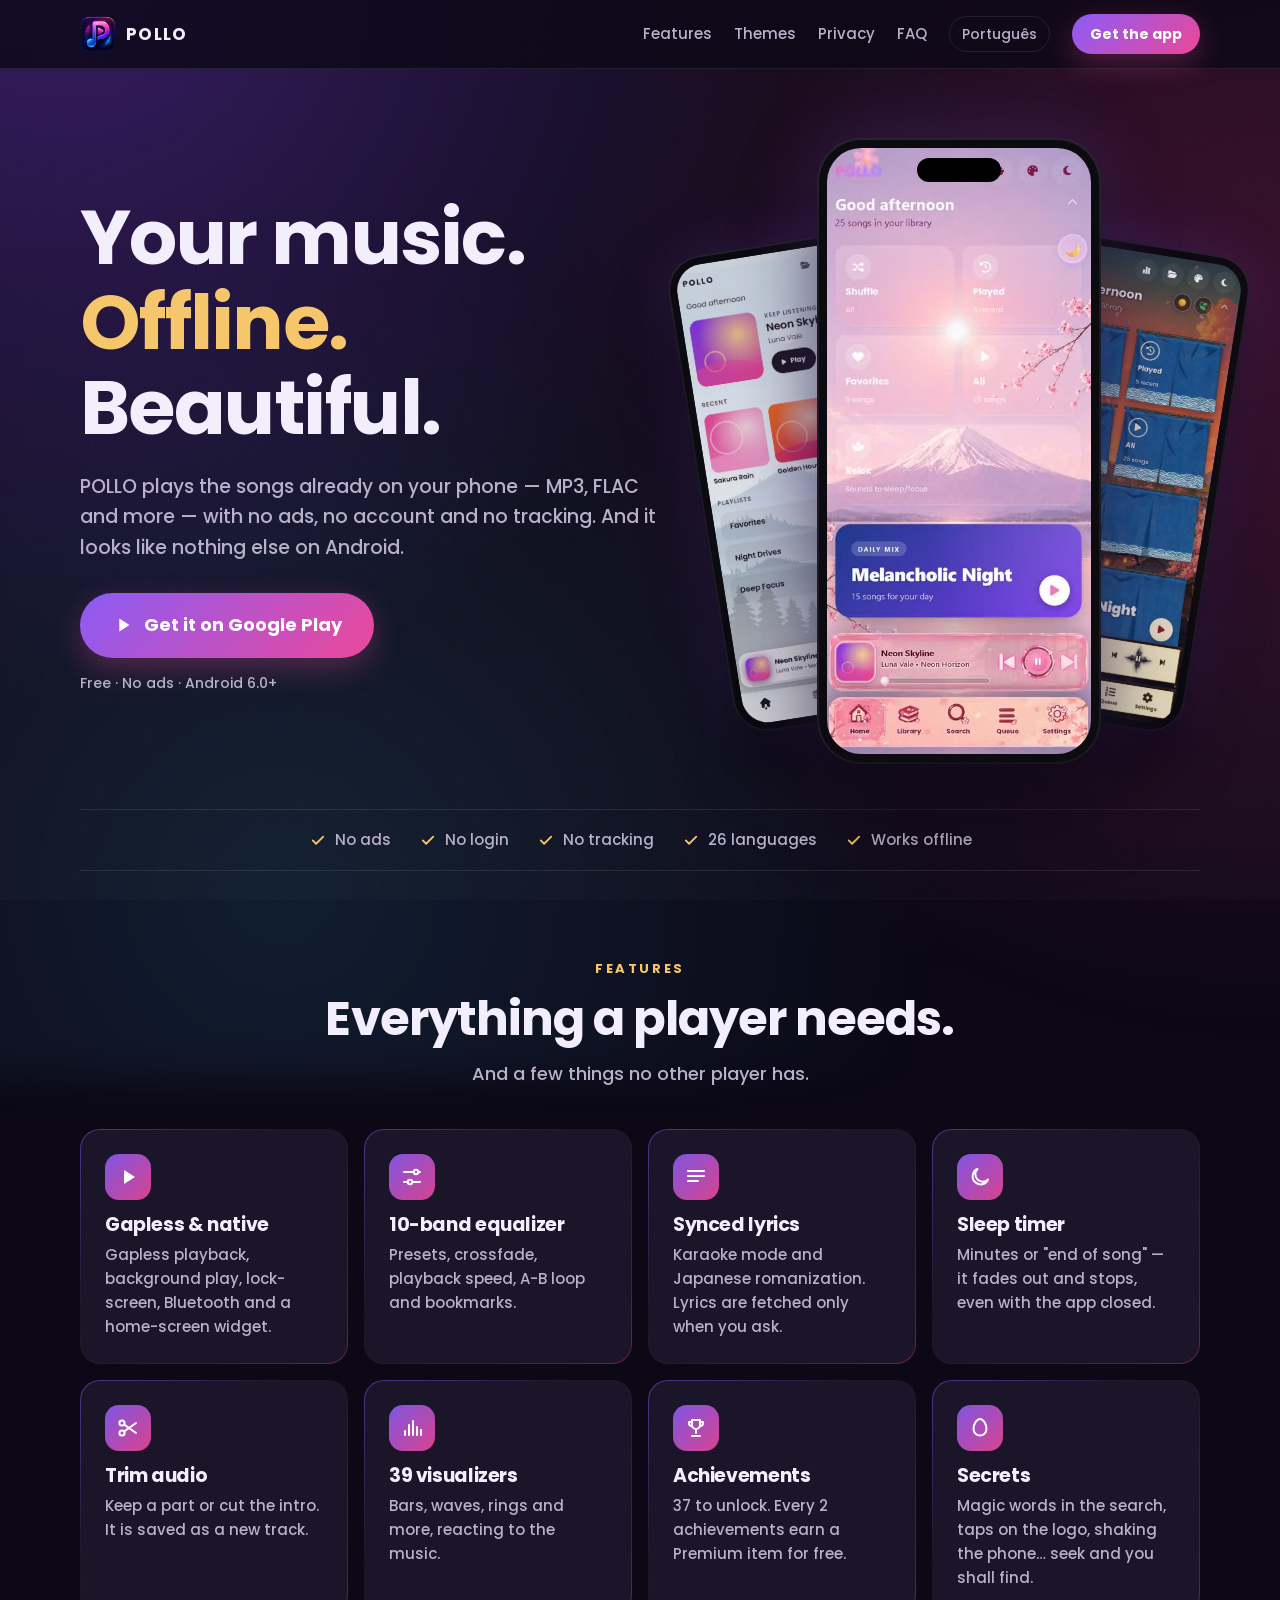
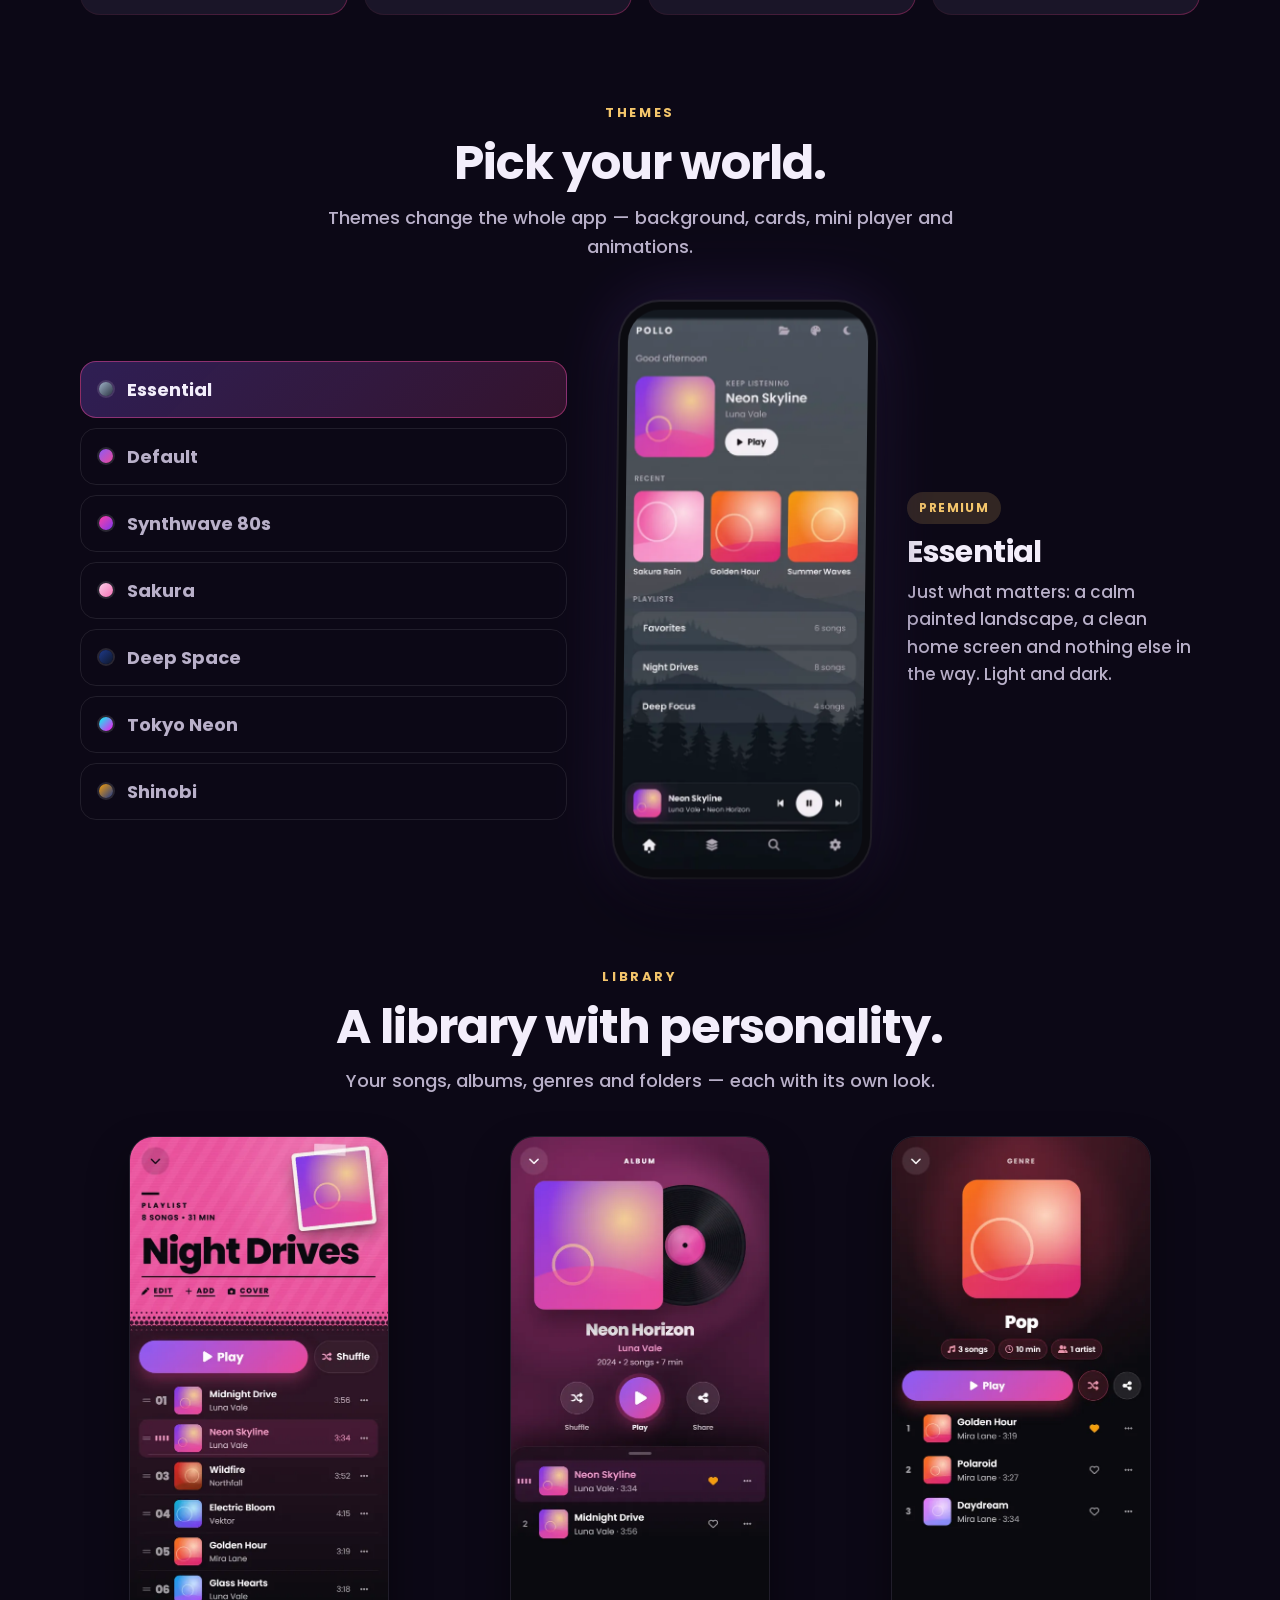
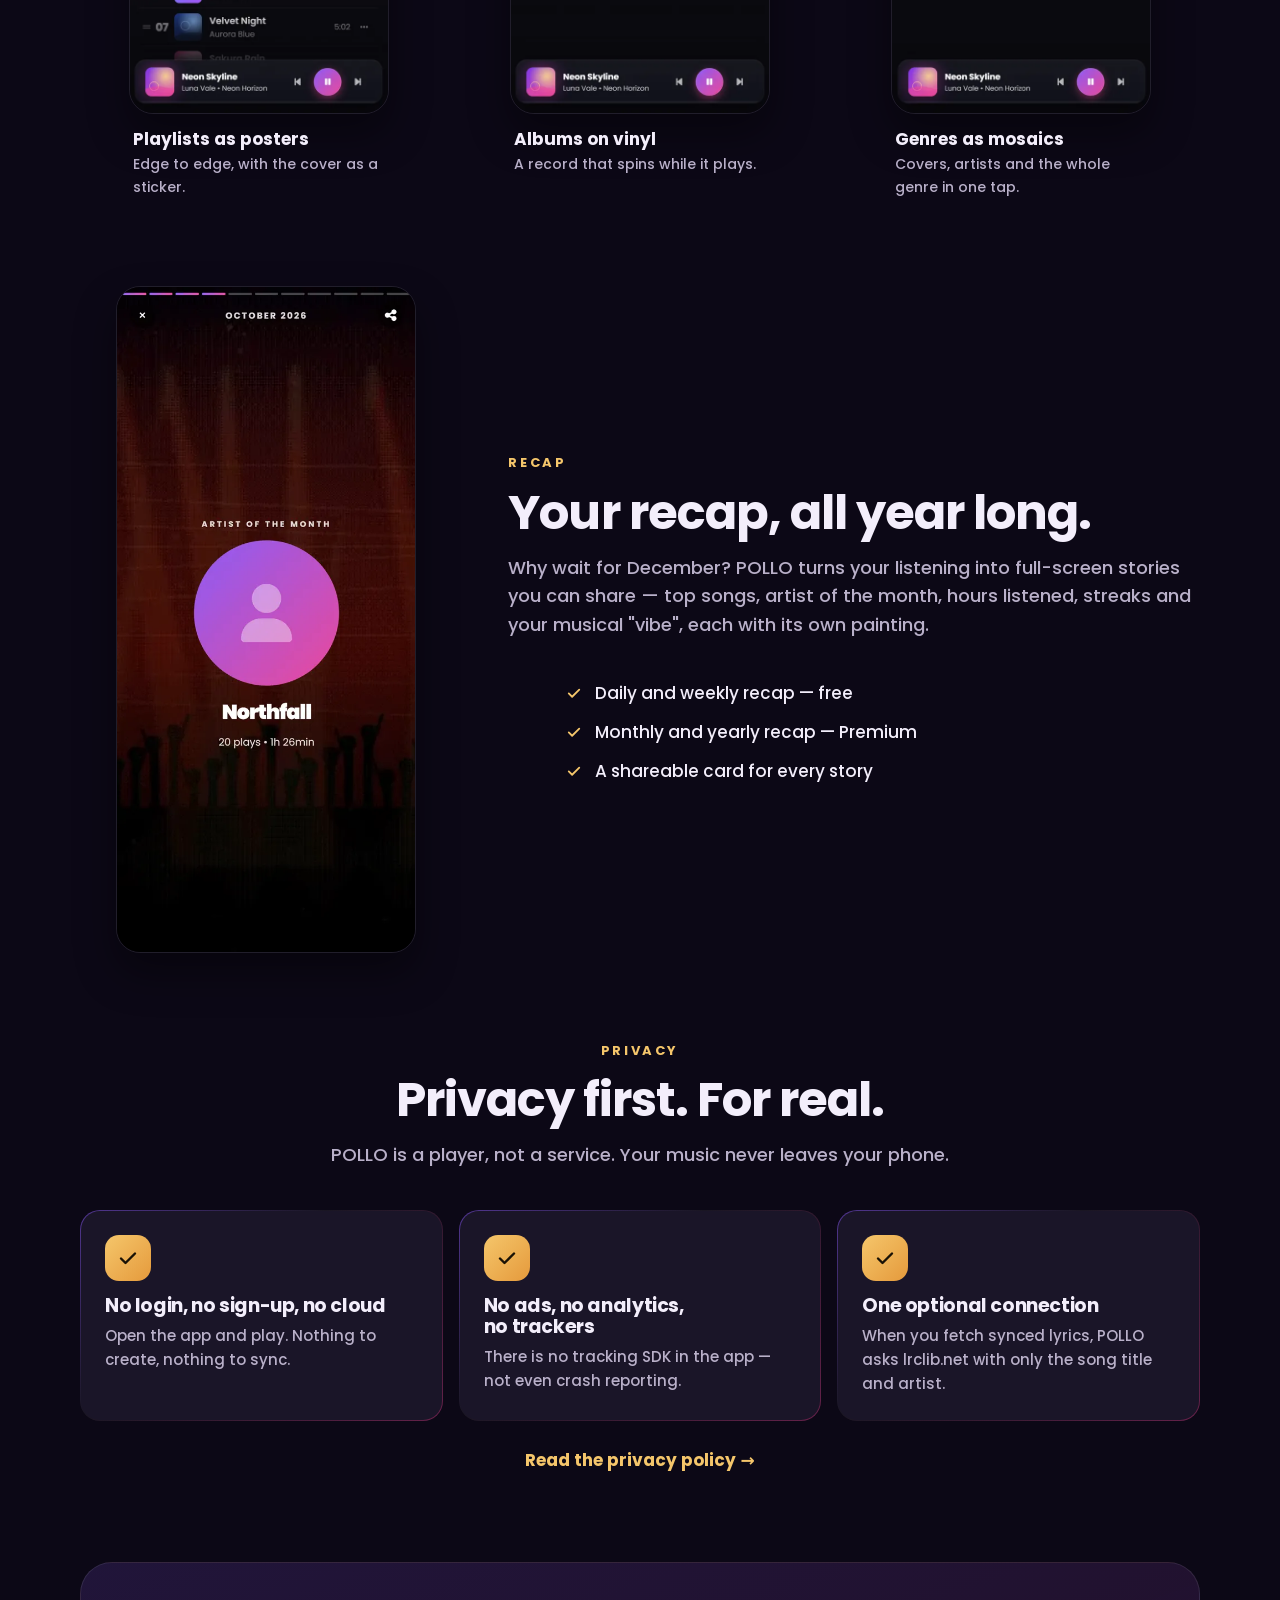
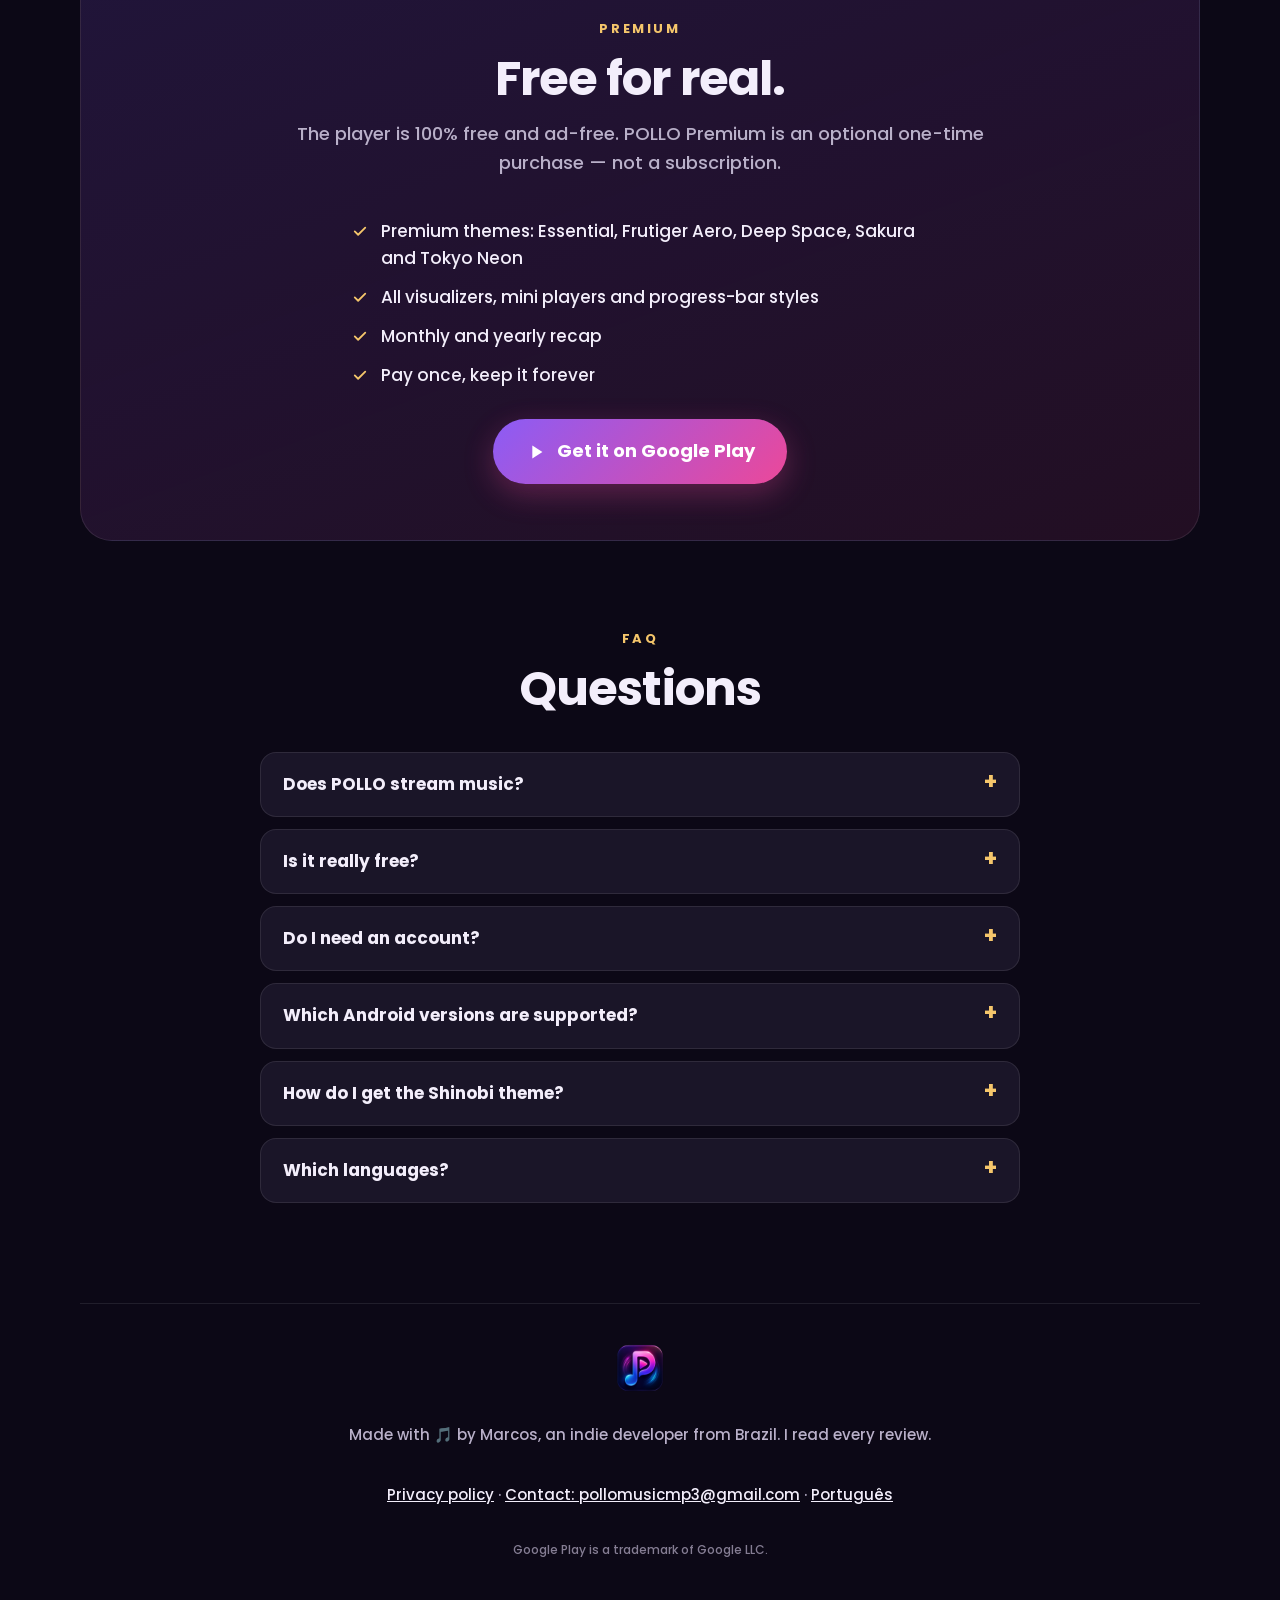
<file: index.html>
<!doctype html>
<html lang="en">
<head>
<meta charset="utf-8">
<meta name="viewport" content="width=device-width, initial-scale=1, viewport-fit=cover">
<title>POLLO — Offline Music Player for Android</title>
<meta name="description" content="POLLO plays the music already on your phone — 100% offline, no ads, no account, no tracking. Themes, visualizers, a music recap and 26 languages.">
<meta property="og:title" content="POLLO — Offline Music Player for Android">
<meta property="og:description" content="POLLO plays the music already on your phone — 100% offline, no ads, no account, no tracking. Themes, visualizers, a music recap and 26 languages.">
<meta property="og:image" content="https://plmarcos.github.io/pollo/assets/img/og.jpg">
<meta property="og:url" content="https://plmarcos.github.io/pollo/">
<link rel="canonical" href="https://plmarcos.github.io/pollo/">
<meta property="og:type" content="website">
<meta name="twitter:card" content="summary_large_image">
<meta name="theme-color" content="#0c0816">
<link rel="icon" type="image/png" href="assets/img/favicon.png">
<link rel="alternate" hreflang="en" href="./">
<link rel="alternate" hreflang="pt-BR" href="pt/">
<link rel="preload" href="assets/fonts/Poppins-Bold.ttf" as="font" type="font/ttf" crossorigin>
<link rel="stylesheet" href="assets/site.css">
</head>
<body>
<header class="topo">
  <a class="marca" href="./"><img src="assets/img/icon.png" alt="" width="36" height="36"><span>POLLO</span></a>
  <nav aria-label="Menu">
    <a href="#features">Features</a><a href="#themes">Themes</a><a href="#privacy">Privacy</a><a href="#faq">FAQ</a>
  </nav>
  <a class="idioma" href="pt/" hreflang="pt-BR">Português</a>
  <a class="bt bt-p bt-peq" href="https://play.google.com/store/apps/details?id=com.sonora.player&hl=en">Get the app</a>
</header>

<main>
<section class="hero">
  <div class="hero-tx">
    <h1>Your music.<br><em>Offline.</em> Beautiful.</h1>
    <p class="sub">POLLO plays the songs already on your phone — MP3, FLAC and more — with no ads, no account and no tracking. And it looks like nothing else on Android.</p>
    <div class="ctas"><a class="bt bt-p bt-grande" href="https://play.google.com/store/apps/details?id=com.sonora.player&hl=en"><svg viewBox="0 0 24 24" width="22" height="22" aria-hidden="true"><path d="M8 5v14l11-7z" fill="currentColor"/></svg><span>Get it on Google Play</span></a></div>
    <p class="nota">Free · No ads · Android 6.0+</p>
  </div>
  <div class="leque" aria-hidden="true">
    <div class="cel cel-lado cel-esq"><img src="assets/img/essencial-claro.webp" alt="" width="270" height="600"></div>
    <div class="cel cel-lado cel-dir"><img src="assets/img/shinobi.webp" alt="" width="270" height="600"></div>
    <div class="cel cel-meio"><div class="ilha"></div><video src="assets/img/temas.mp4" poster="assets/img/temas-poster.jpg" autoplay muted loop playsinline></video></div>
    <div class="brilho"></div>
  </div>
</section>

<ul class="faixa"><li><svg viewBox="0 0 24 24" width="18" height="18" aria-hidden="true"><path d="M5 12.5l4.5 4.5L19 7.5" fill="none" stroke="currentColor" stroke-width="2.4" stroke-linecap="round" stroke-linejoin="round"/></svg>No ads</li><li><svg viewBox="0 0 24 24" width="18" height="18" aria-hidden="true"><path d="M5 12.5l4.5 4.5L19 7.5" fill="none" stroke="currentColor" stroke-width="2.4" stroke-linecap="round" stroke-linejoin="round"/></svg>No login</li><li><svg viewBox="0 0 24 24" width="18" height="18" aria-hidden="true"><path d="M5 12.5l4.5 4.5L19 7.5" fill="none" stroke="currentColor" stroke-width="2.4" stroke-linecap="round" stroke-linejoin="round"/></svg>No tracking</li><li><svg viewBox="0 0 24 24" width="18" height="18" aria-hidden="true"><path d="M5 12.5l4.5 4.5L19 7.5" fill="none" stroke="currentColor" stroke-width="2.4" stroke-linecap="round" stroke-linejoin="round"/></svg>26 languages</li><li><svg viewBox="0 0 24 24" width="18" height="18" aria-hidden="true"><path d="M5 12.5l4.5 4.5L19 7.5" fill="none" stroke="currentColor" stroke-width="2.4" stroke-linecap="round" stroke-linejoin="round"/></svg>Works offline</li></ul>

<section id="features" class="bloco revela">
  <p class="olho">Features</p><h2>Everything a player needs.</h2><p class="lead">And a few things no other player has.</p>
  <div class="grade"><article class="card"><div class="ic"><svg viewBox="0 0 24 24" width="24" height="24" aria-hidden="true"><path d="M8 5v14l11-7z" fill="currentColor"/></svg></div><h3>Gapless &amp; native</h3><p>Gapless playback, background play, lock-screen, Bluetooth and a home-screen widget.</p></article><article class="card"><div class="ic"><svg viewBox="0 0 24 24" width="24" height="24" aria-hidden="true"><path d="M4 7h10M18 7h2M4 17h4M12 17h8" stroke="currentColor" stroke-width="2" stroke-linecap="round"/><circle cx="16" cy="7" r="2.2" fill="none" stroke="currentColor" stroke-width="2"/><circle cx="10" cy="17" r="2.2" fill="none" stroke="currentColor" stroke-width="2"/></svg></div><h3>10-band equalizer</h3><p>Presets, crossfade, playback speed, A-B loop and bookmarks.</p></article><article class="card"><div class="ic"><svg viewBox="0 0 24 24" width="24" height="24" aria-hidden="true"><path d="M4 6h16M4 11h16M4 16h10" stroke="currentColor" stroke-width="2" stroke-linecap="round"/></svg></div><h3>Synced lyrics</h3><p>Karaoke mode and Japanese romanization. Lyrics are fetched only when you ask.</p></article><article class="card"><div class="ic"><svg viewBox="0 0 24 24" width="24" height="24" aria-hidden="true"><path d="M20 14.5A8 8 0 1 1 9.5 4a6.5 6.5 0 0 0 10.5 10.5z" fill="none" stroke="currentColor" stroke-width="2" stroke-linejoin="round"/></svg></div><h3>Sleep timer</h3><p>Minutes or &quot;end of song&quot; — it fades out and stops, even with the app closed.</p></article><article class="card"><div class="ic"><svg viewBox="0 0 24 24" width="24" height="24" aria-hidden="true"><circle cx="6" cy="7" r="2.6" fill="none" stroke="currentColor" stroke-width="2"/><circle cx="6" cy="17" r="2.6" fill="none" stroke="currentColor" stroke-width="2"/><path d="M8.2 8.6 20 17M8.2 15.4 20 7" stroke="currentColor" stroke-width="2" stroke-linecap="round"/></svg></div><h3>Trim audio</h3><p>Keep a part or cut the intro. It is saved as a new track.</p></article><article class="card"><div class="ic"><svg viewBox="0 0 24 24" width="24" height="24" aria-hidden="true"><path d="M5 15v4M9 9v10M13 5v14M17 11v8M21 14v5" stroke="currentColor" stroke-width="2" stroke-linecap="round"/></svg></div><h3>39 visualizers</h3><p>Bars, waves, rings and more, reacting to the music.</p></article><article class="card"><div class="ic"><svg viewBox="0 0 24 24" width="24" height="24" aria-hidden="true"><path d="M8 4h8v5a4 4 0 0 1-8 0zM8 6H5a3 3 0 0 0 3 4M16 6h3a3 3 0 0 1-3 4M12 13v4M8 20h8" fill="none" stroke="currentColor" stroke-width="2" stroke-linecap="round" stroke-linejoin="round"/></svg></div><h3>Achievements</h3><p>37 to unlock. Every 2 achievements earn a Premium item for free.</p></article><article class="card"><div class="ic"><svg viewBox="0 0 24 24" width="24" height="24" aria-hidden="true"><path d="M12 3c3.5 0 6.5 5.5 6.5 10a6.5 6.5 0 0 1-13 0C5.5 8.5 8.5 3 12 3z" fill="none" stroke="currentColor" stroke-width="2"/></svg></div><h3>Secrets</h3><p>Magic words in the search, taps on the logo, shaking the phone… seek and you shall find.</p></article></div>
</section>

<section id="themes" class="bloco revela">
  <p class="olho">Themes</p><h2>Pick your world.</h2><p class="lead">Themes change the whole app — background, cards, mini player and animations.</p>
  <div class="temas">
    <div class="temas-lista" role="tablist" aria-label="Themes"><button type="button" role="tab" class="tema-bt on" aria-selected="true" data-img="assets/img/essencial-escuro.webp" data-nome="Essential" data-selo="premium" data-selotx="Premium" data-desc="Just what matters: a calm painted landscape, a clean home screen and nothing else in the way. Light and dark."><span class="pt-cor pc-essencial-escuro"></span>Essential</button><button type="button" role="tab" class="tema-bt" aria-selected="false" data-img="assets/img/home-en.webp" data-nome="Default" data-selo="free" data-selotx="Free" data-desc="The original POLLO: colorful cards, daily mix and an animated aurora background."><span class="pt-cor pc-home-en"></span>Default</button><button type="button" role="tab" class="tema-bt" aria-selected="false" data-img="assets/img/synthwave.webp" data-nome="Synthwave 80s" data-selo="free" data-selotx="Free" data-desc="A neon sun, a glowing grid and the whole app in retro pink and purple."><span class="pt-cor pc-synthwave"></span>Synthwave 80s</button><button type="button" role="tab" class="tema-bt" aria-selected="false" data-img="assets/img/sakura.webp" data-nome="Sakura" data-selo="premium" data-selotx="Premium" data-desc="Cherry blossoms, Mount Fuji and petals falling across your library."><span class="pt-cor pc-sakura"></span>Sakura</button><button type="button" role="tab" class="tema-bt" aria-selected="false" data-img="assets/img/space.webp" data-nome="Deep Space" data-selo="premium" data-selotx="Premium" data-desc="Nebulas, planets and a hidden jump to hyperspace."><span class="pt-cor pc-space"></span>Deep Space</button><button type="button" role="tab" class="tema-bt" aria-selected="false" data-img="assets/img/tokyo.webp" data-nome="Tokyo Neon" data-selo="premium" data-selotx="Premium" data-desc="A rainy neon alley with glowing signs and reflections."><span class="pt-cor pc-tokyo"></span>Tokyo Neon</button><button type="button" role="tab" class="tema-bt" aria-selected="false" data-img="assets/img/shinobi.webp" data-nome="Shinobi" data-selo="earn" data-selotx="Earn it" data-desc="The trophy: unlock all regular achievements and ninjas move into your home screen."><span class="pt-cor pc-shinobi"></span>Shinobi</button></div>
    <div class="temas-palco">
      <div class="cel cel-tema"><img id="temaImg" src="assets/img/essencial-escuro.webp" alt="Essential" width="270" height="600"></div>
      <div class="temas-info" aria-live="polite"><span id="temaSelo" class="selo selo-premium">Premium</span><h3 id="temaNome">Essential</h3><p id="temaDesc">Just what matters: a calm painted landscape, a clean home screen and nothing else in the way. Light and dark.</p></div>
    </div>
  </div>
</section>

<section class="bloco revela">
  <p class="olho">Library</p><h2>A library with personality.</h2><p class="lead">Your songs, albums, genres and folders — each with its own look.</p>
  <div class="tres"><figure class="tela"><img src="assets/img/poster-en.webp" alt="Playlists as posters" loading="lazy" width="270" height="600"><figcaption><b>Playlists as posters</b><span>Edge to edge, with the cover as a sticker.</span></figcaption></figure><figure class="tela"><img src="assets/img/vinyl-en.webp" alt="Albums on vinyl" loading="lazy" width="270" height="600"><figcaption><b>Albums on vinyl</b><span>A record that spins while it plays.</span></figcaption></figure><figure class="tela"><img src="assets/img/mosaic-en.webp" alt="Genres as mosaics" loading="lazy" width="270" height="600"><figcaption><b>Genres as mosaics</b><span>Covers, artists and the whole genre in one tap.</span></figcaption></figure></div>
</section>

<section class="bloco duas revela">
  <figure class="tela grande"><img src="assets/img/recap-en.webp" alt="" loading="lazy" width="270" height="600"></figure>
  <div><p class="olho">Recap</p><h2>Your recap, all year long.</h2><p class="lead">Why wait for December? POLLO turns your listening into full-screen stories you can share — top songs, artist of the month, hours listened, streaks and your musical "vibe", each with its own painting.</p><ul class="lista"><li><svg viewBox="0 0 24 24" width="18" height="18" aria-hidden="true"><path d="M5 12.5l4.5 4.5L19 7.5" fill="none" stroke="currentColor" stroke-width="2.4" stroke-linecap="round" stroke-linejoin="round"/></svg>Daily and weekly recap — free</li><li><svg viewBox="0 0 24 24" width="18" height="18" aria-hidden="true"><path d="M5 12.5l4.5 4.5L19 7.5" fill="none" stroke="currentColor" stroke-width="2.4" stroke-linecap="round" stroke-linejoin="round"/></svg>Monthly and yearly recap — Premium</li><li><svg viewBox="0 0 24 24" width="18" height="18" aria-hidden="true"><path d="M5 12.5l4.5 4.5L19 7.5" fill="none" stroke="currentColor" stroke-width="2.4" stroke-linecap="round" stroke-linejoin="round"/></svg>A shareable card for every story</li></ul></div>
</section>

<section id="privacy" class="bloco priv revela">
  <p class="olho">Privacy</p><h2>Privacy first. For real.</h2><p class="lead">POLLO is a player, not a service. Your music never leaves your phone.</p>
  <div class="grade tres-col"><article class="card"><div class="ic ic-ouro"><svg viewBox="0 0 24 24" width="24" height="24" aria-hidden="true"><path d="M5 12.5l4.5 4.5L19 7.5" fill="none" stroke="currentColor" stroke-width="2.4" stroke-linecap="round" stroke-linejoin="round"/></svg></div><h3>No login, no sign-up, no cloud</h3><p>Open the app and play. Nothing to create, nothing to sync.</p></article><article class="card"><div class="ic ic-ouro"><svg viewBox="0 0 24 24" width="24" height="24" aria-hidden="true"><path d="M5 12.5l4.5 4.5L19 7.5" fill="none" stroke="currentColor" stroke-width="2.4" stroke-linecap="round" stroke-linejoin="round"/></svg></div><h3>No ads, no analytics, no trackers</h3><p>There is no tracking SDK in the app — not even crash reporting.</p></article><article class="card"><div class="ic ic-ouro"><svg viewBox="0 0 24 24" width="24" height="24" aria-hidden="true"><path d="M5 12.5l4.5 4.5L19 7.5" fill="none" stroke="currentColor" stroke-width="2.4" stroke-linecap="round" stroke-linejoin="round"/></svg></div><h3>One optional connection</h3><p>When you fetch synced lyrics, POLLO asks lrclib.net with only the song title and artist.</p></article></div>
  <p class="centro"><a class="link" href="https://pollomusicmp3-hue.github.io/pollo-privacy/">Read the privacy policy →</a></p>
</section>

<section class="bloco premium revela">
  <p class="olho">Premium</p><h2>Free for real.</h2><p class="lead">The player is 100% free and ad-free. POLLO Premium is an optional one-time purchase — not a subscription.</p>
  <ul class="lista"><li><svg viewBox="0 0 24 24" width="18" height="18" aria-hidden="true"><path d="M5 12.5l4.5 4.5L19 7.5" fill="none" stroke="currentColor" stroke-width="2.4" stroke-linecap="round" stroke-linejoin="round"/></svg>Premium themes: Essential, Frutiger Aero, Deep Space, Sakura and Tokyo Neon</li><li><svg viewBox="0 0 24 24" width="18" height="18" aria-hidden="true"><path d="M5 12.5l4.5 4.5L19 7.5" fill="none" stroke="currentColor" stroke-width="2.4" stroke-linecap="round" stroke-linejoin="round"/></svg>All visualizers, mini players and progress-bar styles</li><li><svg viewBox="0 0 24 24" width="18" height="18" aria-hidden="true"><path d="M5 12.5l4.5 4.5L19 7.5" fill="none" stroke="currentColor" stroke-width="2.4" stroke-linecap="round" stroke-linejoin="round"/></svg>Monthly and yearly recap</li><li><svg viewBox="0 0 24 24" width="18" height="18" aria-hidden="true"><path d="M5 12.5l4.5 4.5L19 7.5" fill="none" stroke="currentColor" stroke-width="2.4" stroke-linecap="round" stroke-linejoin="round"/></svg>Pay once, keep it forever</li></ul>
  <div class="ctas centro"><a class="bt bt-p bt-grande" href="https://play.google.com/store/apps/details?id=com.sonora.player&hl=en"><svg viewBox="0 0 24 24" width="22" height="22" aria-hidden="true"><path d="M8 5v14l11-7z" fill="currentColor"/></svg><span>Get it on Google Play</span></a></div>
</section>

<section id="faq" class="bloco revela">
  <p class="olho">FAQ</p><h2>Questions</h2>
  <div class="faq"><details><summary>Does POLLO stream music?</summary><p>No. POLLO plays the music files already on your phone (MP3, FLAC, WAV, M4A, AAC, OGG, OPUS, WMA). It does not stream or download music.</p></details><details><summary>Is it really free?</summary><p>Yes. Everything a player needs is free and there are no ads. Premium is an optional one-time purchase for extra looks and the monthly and yearly recap.</p></details><details><summary>Do I need an account?</summary><p>No. There is no login, no sign-up and no cloud. Your library, playlists and favorites stay on your phone.</p></details><details><summary>Which Android versions are supported?</summary><p>Android 6.0 or higher.</p></details><details><summary>How do I get the Shinobi theme?</summary><p>Unlock all the regular achievements — Shinobi is the trophy. It is not part of Premium.</p></details><details><summary>Which languages?</summary><p>26 — English, Portuguese, Spanish, French, German, Italian, Dutch, Polish, Romanian, Russian, Ukrainian, Greek, Turkish, Hindi, Bengali, Tamil, Telugu, Indonesian, Malay, Filipino, Vietnamese, Thai, Japanese, Korean and Chinese (Simplified and Traditional).</p></details></div>
</section>
</main>

<footer class="rodape">
  <img src="assets/img/icon.png" alt="" width="48" height="48">
  <p>Made with 🎵 by Marcos, an indie developer from Brazil. I read every review.</p>
  <p class="links"><a href="https://pollomusicmp3-hue.github.io/pollo-privacy/">Privacy policy</a> · <a href="mailto:pollomusicmp3@gmail.com">Contact: pollomusicmp3@gmail.com</a> · <a href="pt/">Português</a></p>
  <p class="mini">Google Play is a trademark of Google LLC.</p>
</footer>

<div class="barra-fixa"><img src="assets/img/icon.png" alt="" width="36" height="36"><span><b>POLLO</b><small>Free on Google Play</small></span><a class="bt bt-p bt-peq" href="https://play.google.com/store/apps/details?id=com.sonora.player&hl=en">Get the app</a></div>
<img class="galinha-voa" src="assets/img/galinha.png" alt="" aria-hidden="true">
<script src="assets/site.js" defer></script>
</body>
</html>
</file>
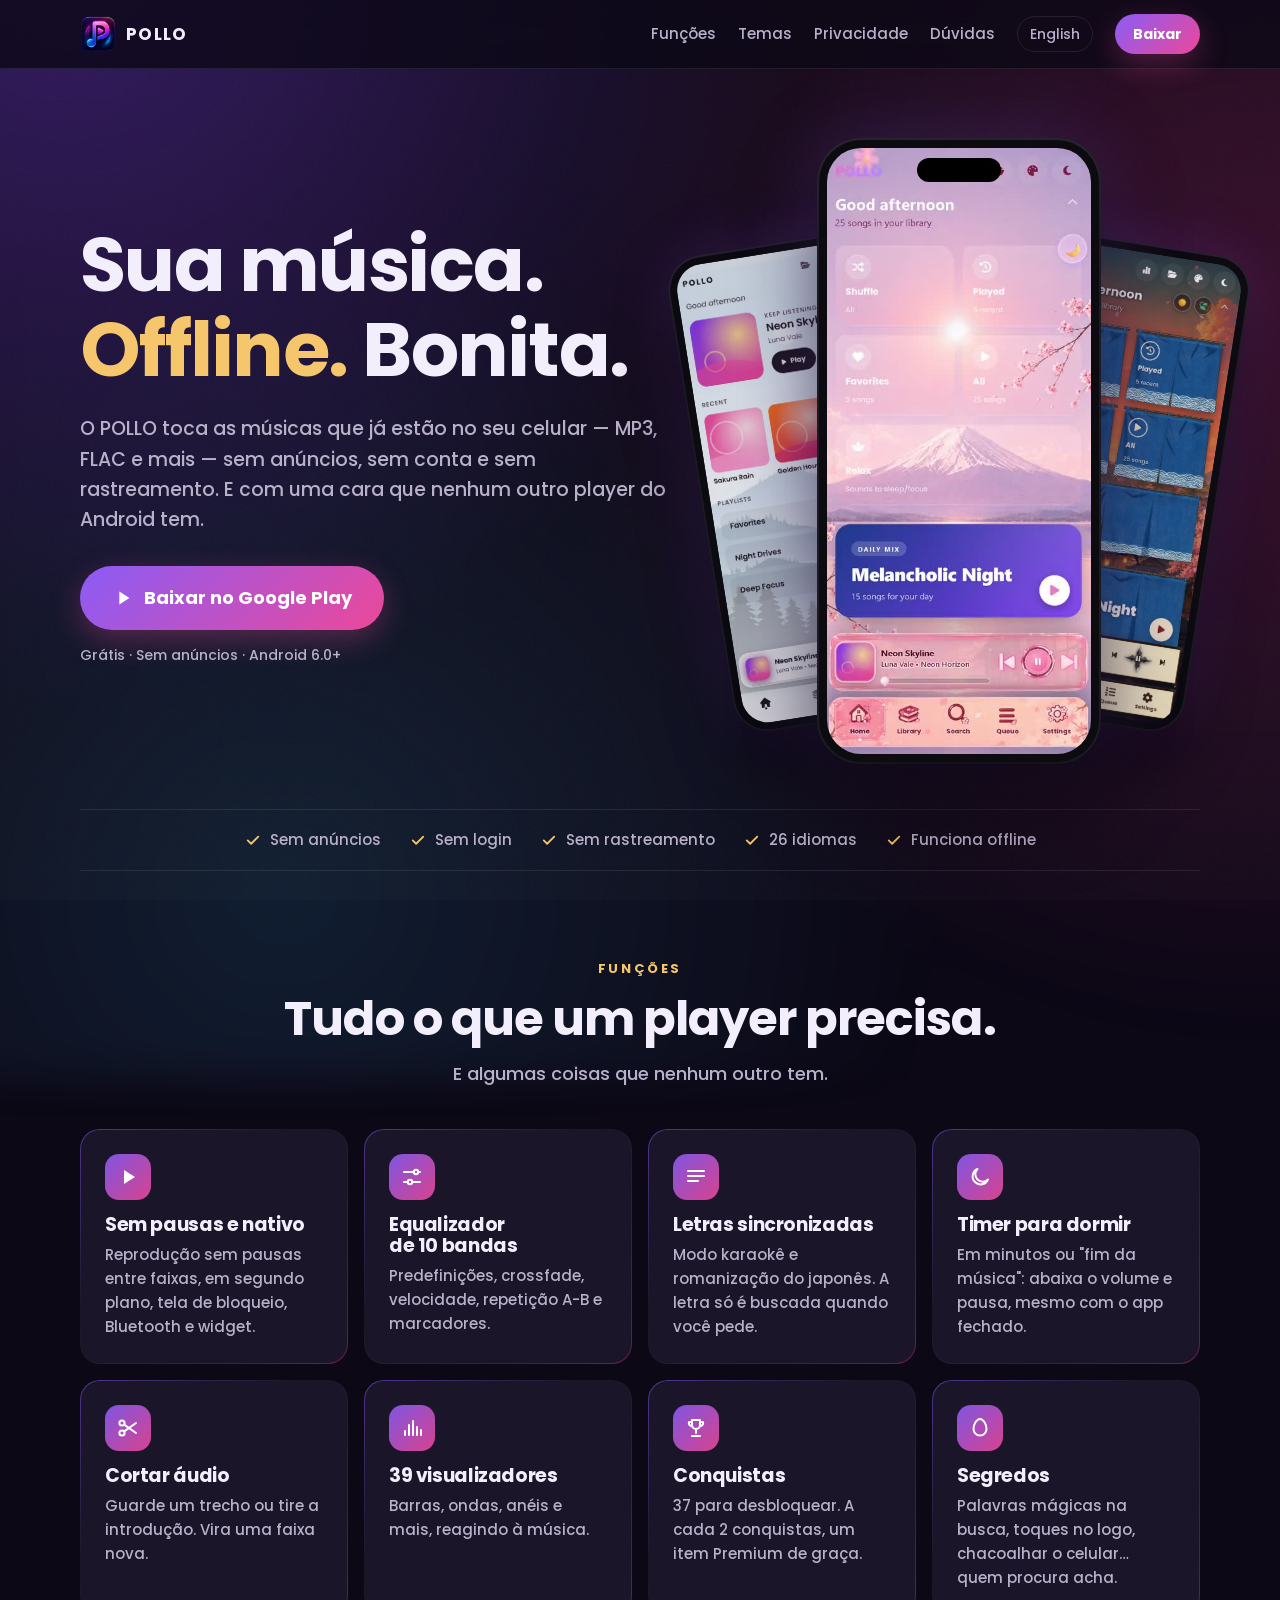
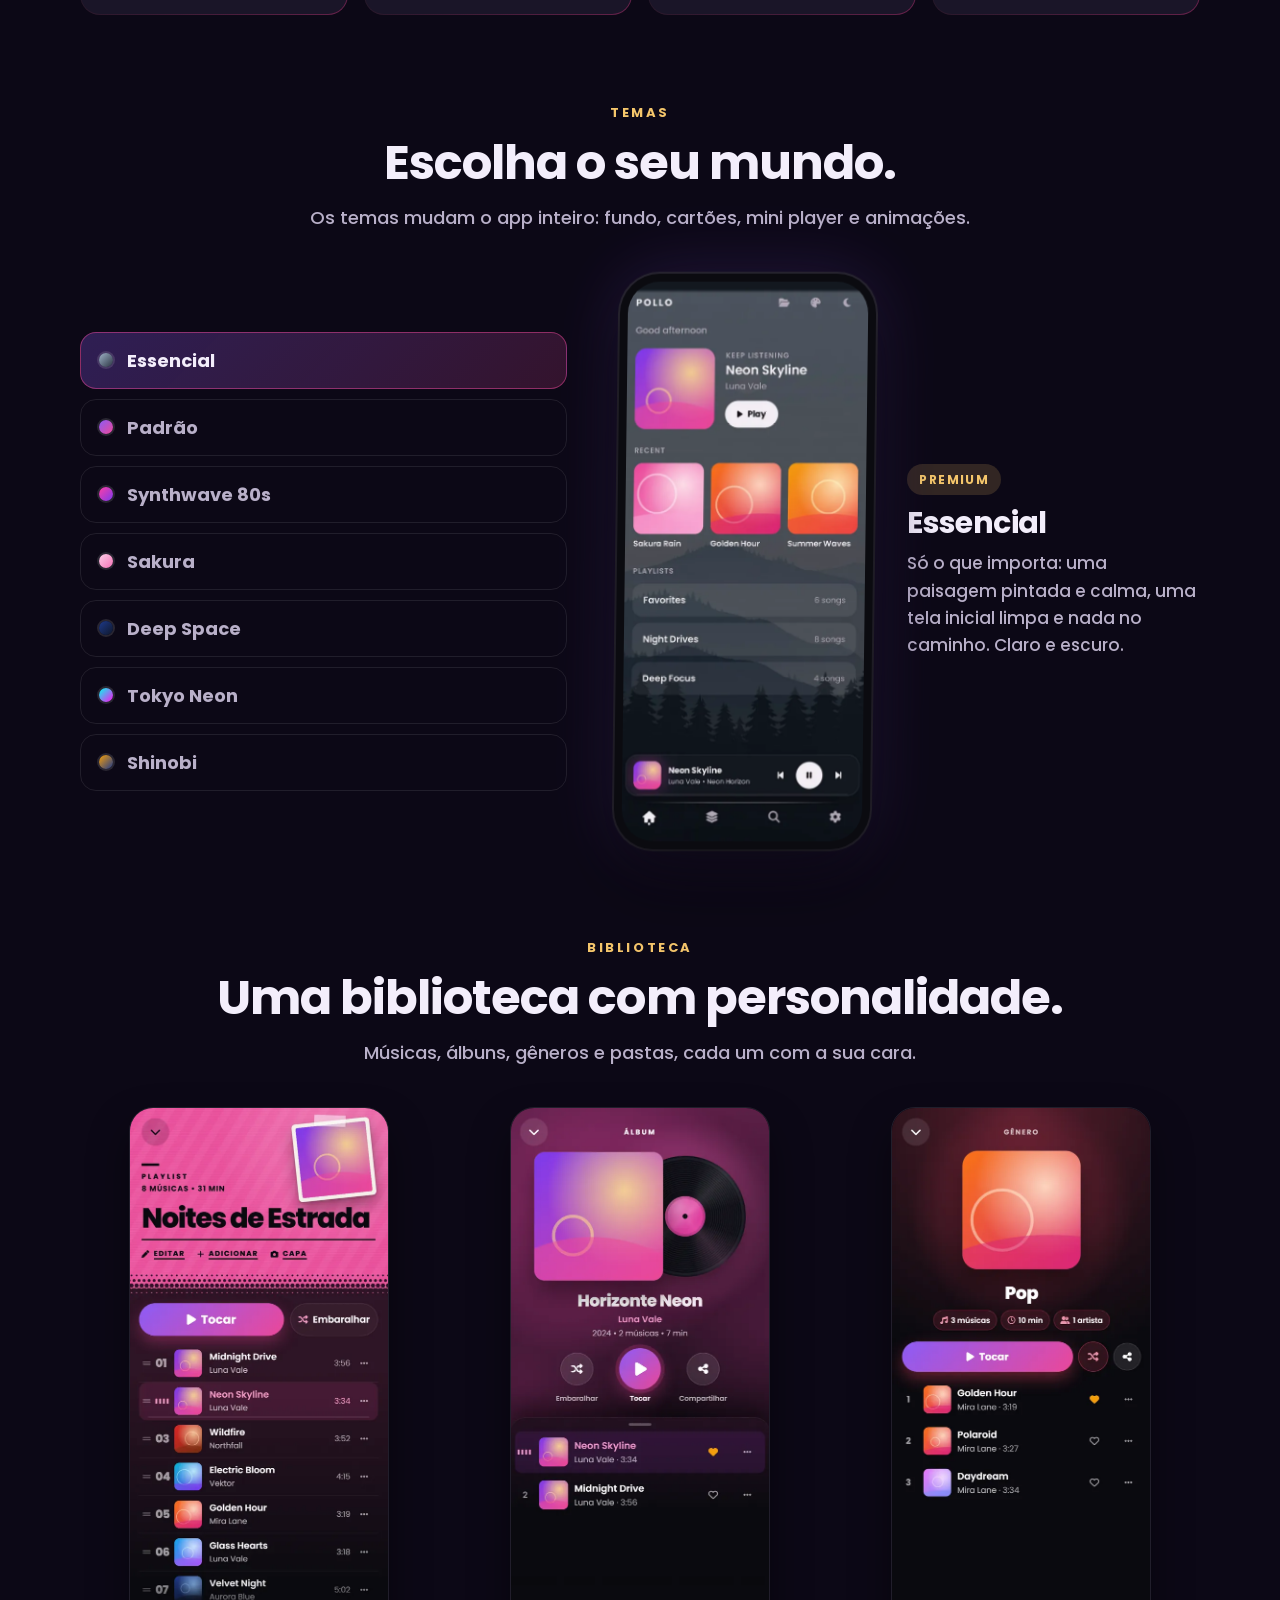
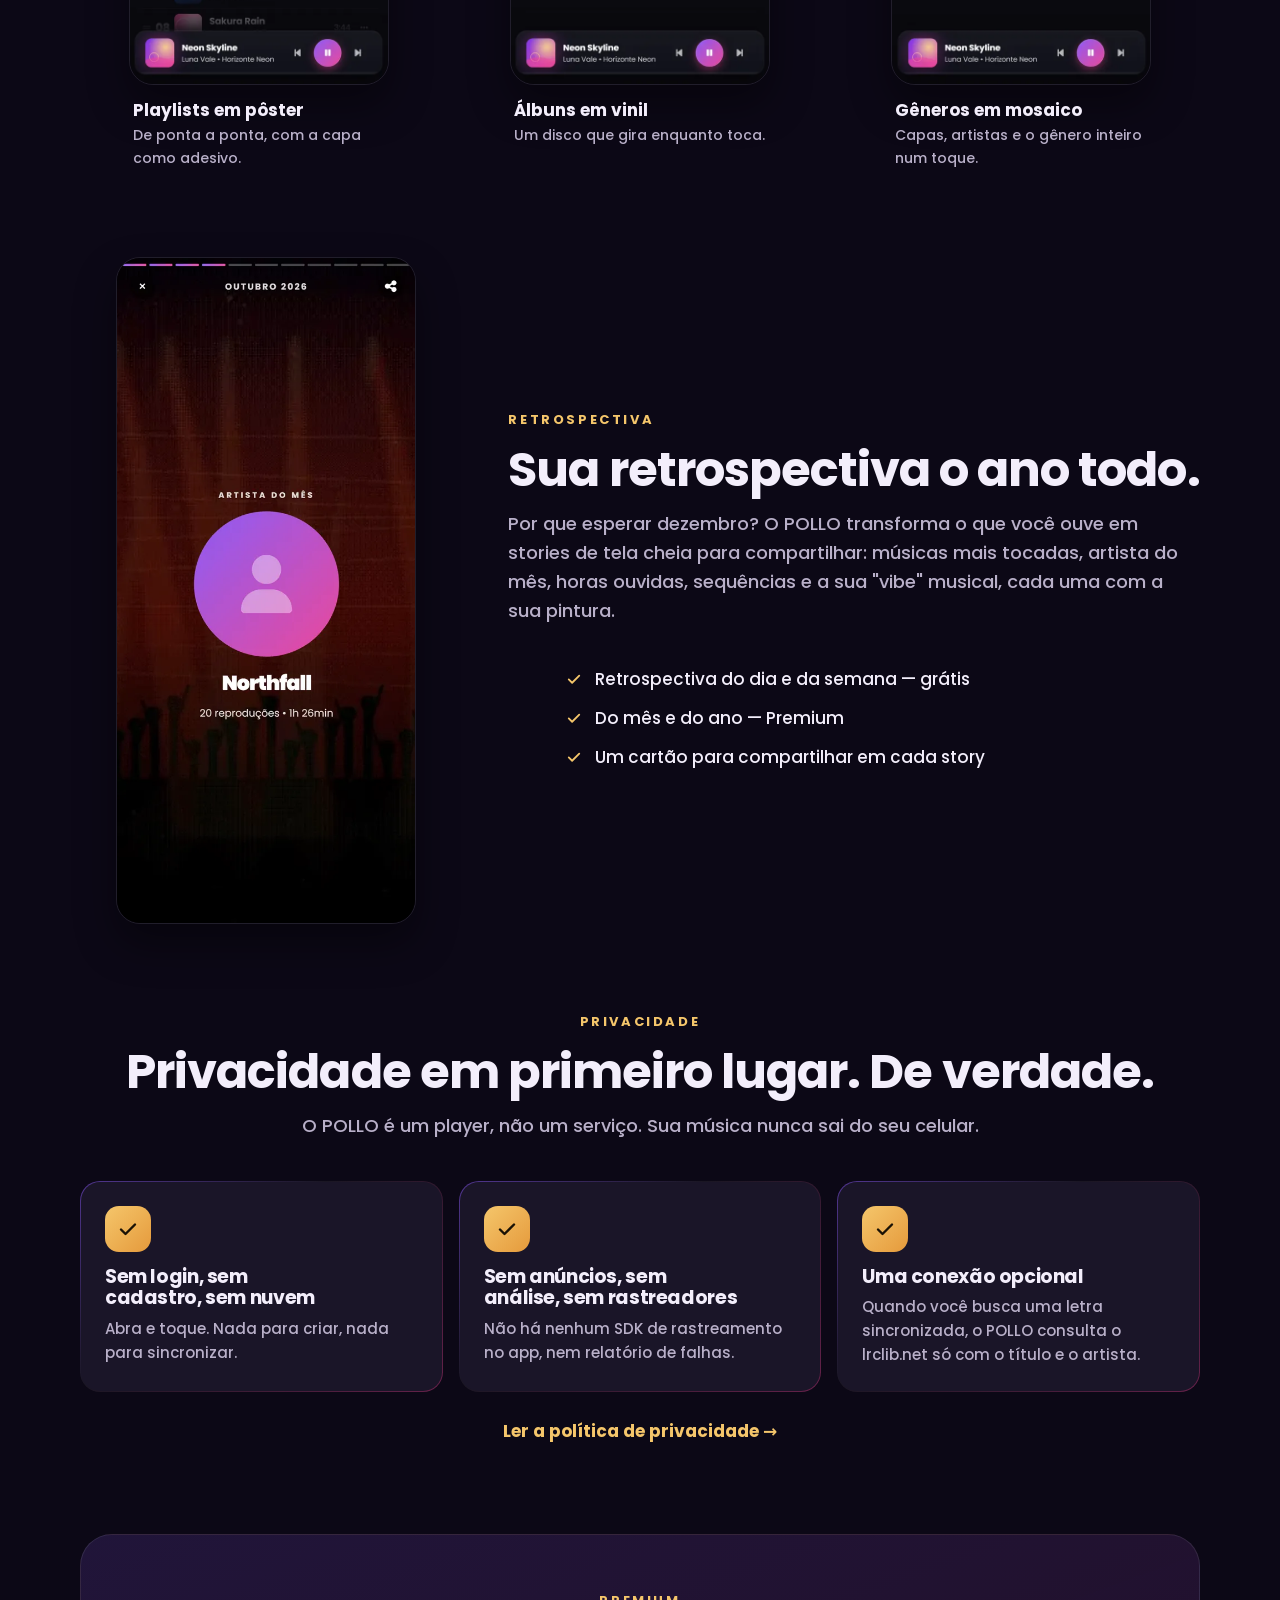
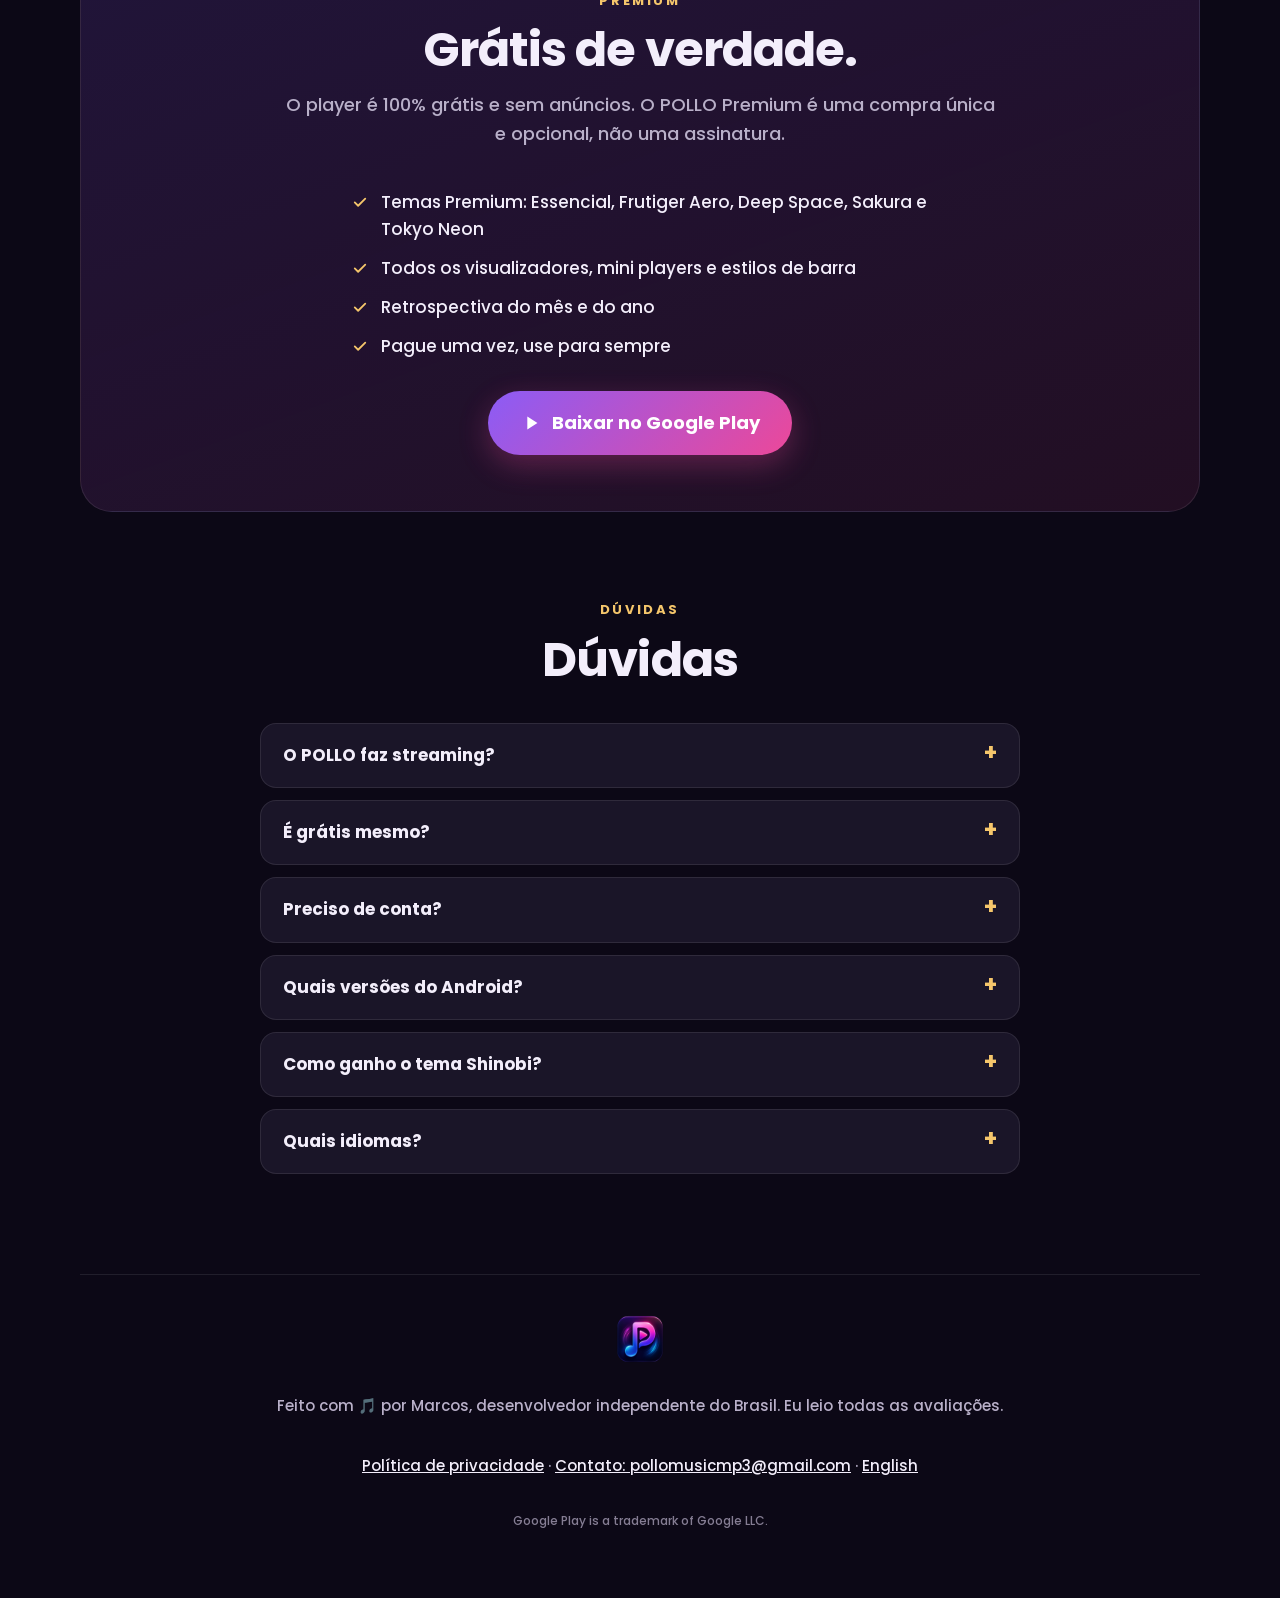
<file: pt/index.html>
<!doctype html>
<html lang="pt-BR">
<head>
<meta charset="utf-8">
<meta name="viewport" content="width=device-width, initial-scale=1, viewport-fit=cover">
<title>POLLO — Player de música offline para Android</title>
<meta name="description" content="O POLLO toca as músicas que já estão no seu celular: 100% offline, sem anúncios, sem conta e sem rastreamento. Temas, visualizadores, retrospectiva e 26 idiomas.">
<meta property="og:title" content="POLLO — Player de música offline para Android">
<meta property="og:description" content="O POLLO toca as músicas que já estão no seu celular: 100% offline, sem anúncios, sem conta e sem rastreamento. Temas, visualizadores, retrospectiva e 26 idiomas.">
<meta property="og:image" content="https://plmarcos.github.io/pollo/assets/img/og.jpg">
<meta property="og:url" content="https://plmarcos.github.io/pollo/pt/">
<link rel="canonical" href="https://plmarcos.github.io/pollo/pt/">
<meta property="og:type" content="website">
<meta name="twitter:card" content="summary_large_image">
<meta name="theme-color" content="#0c0816">
<link rel="icon" type="image/png" href="../assets/img/favicon.png">
<link rel="alternate" hreflang="en" href="../">
<link rel="alternate" hreflang="pt-BR" href="./">
<link rel="preload" href="../assets/fonts/Poppins-Bold.ttf" as="font" type="font/ttf" crossorigin>
<link rel="stylesheet" href="../assets/site.css">
</head>
<body>
<header class="topo">
  <a class="marca" href="./"><img src="../assets/img/icon.png" alt="" width="36" height="36"><span>POLLO</span></a>
  <nav aria-label="Menu">
    <a href="#features">Funções</a><a href="#themes">Temas</a><a href="#privacy">Privacidade</a><a href="#faq">Dúvidas</a>
  </nav>
  <a class="idioma" href="../" hreflang="en">English</a>
  <a class="bt bt-p bt-peq" href="https://play.google.com/store/apps/details?id=com.sonora.player&hl=pt_BR">Baixar</a>
</header>

<main>
<section class="hero">
  <div class="hero-tx">
    <h1>Sua música.<br><em>Offline.</em> Bonita.</h1>
    <p class="sub">O POLLO toca as músicas que já estão no seu celular — MP3, FLAC e mais — sem anúncios, sem conta e sem rastreamento. E com uma cara que nenhum outro player do Android tem.</p>
    <div class="ctas"><a class="bt bt-p bt-grande" href="https://play.google.com/store/apps/details?id=com.sonora.player&hl=pt_BR"><svg viewBox="0 0 24 24" width="22" height="22" aria-hidden="true"><path d="M8 5v14l11-7z" fill="currentColor"/></svg><span>Baixar no Google Play</span></a></div>
    <p class="nota">Grátis · Sem anúncios · Android 6.0+</p>
  </div>
  <div class="leque" aria-hidden="true">
    <div class="cel cel-lado cel-esq"><img src="../assets/img/essencial-claro.webp" alt="" width="270" height="600"></div>
    <div class="cel cel-lado cel-dir"><img src="../assets/img/shinobi.webp" alt="" width="270" height="600"></div>
    <div class="cel cel-meio"><div class="ilha"></div><video src="../assets/img/temas.mp4" poster="../assets/img/temas-poster.jpg" autoplay muted loop playsinline></video></div>
    <div class="brilho"></div>
  </div>
</section>

<ul class="faixa"><li><svg viewBox="0 0 24 24" width="18" height="18" aria-hidden="true"><path d="M5 12.5l4.5 4.5L19 7.5" fill="none" stroke="currentColor" stroke-width="2.4" stroke-linecap="round" stroke-linejoin="round"/></svg>Sem anúncios</li><li><svg viewBox="0 0 24 24" width="18" height="18" aria-hidden="true"><path d="M5 12.5l4.5 4.5L19 7.5" fill="none" stroke="currentColor" stroke-width="2.4" stroke-linecap="round" stroke-linejoin="round"/></svg>Sem login</li><li><svg viewBox="0 0 24 24" width="18" height="18" aria-hidden="true"><path d="M5 12.5l4.5 4.5L19 7.5" fill="none" stroke="currentColor" stroke-width="2.4" stroke-linecap="round" stroke-linejoin="round"/></svg>Sem rastreamento</li><li><svg viewBox="0 0 24 24" width="18" height="18" aria-hidden="true"><path d="M5 12.5l4.5 4.5L19 7.5" fill="none" stroke="currentColor" stroke-width="2.4" stroke-linecap="round" stroke-linejoin="round"/></svg>26 idiomas</li><li><svg viewBox="0 0 24 24" width="18" height="18" aria-hidden="true"><path d="M5 12.5l4.5 4.5L19 7.5" fill="none" stroke="currentColor" stroke-width="2.4" stroke-linecap="round" stroke-linejoin="round"/></svg>Funciona offline</li></ul>

<section id="features" class="bloco revela">
  <p class="olho">Funções</p><h2>Tudo o que um player precisa.</h2><p class="lead">E algumas coisas que nenhum outro tem.</p>
  <div class="grade"><article class="card"><div class="ic"><svg viewBox="0 0 24 24" width="24" height="24" aria-hidden="true"><path d="M8 5v14l11-7z" fill="currentColor"/></svg></div><h3>Sem pausas e nativo</h3><p>Reprodução sem pausas entre faixas, em segundo plano, tela de bloqueio, Bluetooth e widget.</p></article><article class="card"><div class="ic"><svg viewBox="0 0 24 24" width="24" height="24" aria-hidden="true"><path d="M4 7h10M18 7h2M4 17h4M12 17h8" stroke="currentColor" stroke-width="2" stroke-linecap="round"/><circle cx="16" cy="7" r="2.2" fill="none" stroke="currentColor" stroke-width="2"/><circle cx="10" cy="17" r="2.2" fill="none" stroke="currentColor" stroke-width="2"/></svg></div><h3>Equalizador de 10 bandas</h3><p>Predefinições, crossfade, velocidade, repetição A-B e marcadores.</p></article><article class="card"><div class="ic"><svg viewBox="0 0 24 24" width="24" height="24" aria-hidden="true"><path d="M4 6h16M4 11h16M4 16h10" stroke="currentColor" stroke-width="2" stroke-linecap="round"/></svg></div><h3>Letras sincronizadas</h3><p>Modo karaokê e romanização do japonês. A letra só é buscada quando você pede.</p></article><article class="card"><div class="ic"><svg viewBox="0 0 24 24" width="24" height="24" aria-hidden="true"><path d="M20 14.5A8 8 0 1 1 9.5 4a6.5 6.5 0 0 0 10.5 10.5z" fill="none" stroke="currentColor" stroke-width="2" stroke-linejoin="round"/></svg></div><h3>Timer para dormir</h3><p>Em minutos ou &quot;fim da música&quot;: abaixa o volume e pausa, mesmo com o app fechado.</p></article><article class="card"><div class="ic"><svg viewBox="0 0 24 24" width="24" height="24" aria-hidden="true"><circle cx="6" cy="7" r="2.6" fill="none" stroke="currentColor" stroke-width="2"/><circle cx="6" cy="17" r="2.6" fill="none" stroke="currentColor" stroke-width="2"/><path d="M8.2 8.6 20 17M8.2 15.4 20 7" stroke="currentColor" stroke-width="2" stroke-linecap="round"/></svg></div><h3>Cortar áudio</h3><p>Guarde um trecho ou tire a introdução. Vira uma faixa nova.</p></article><article class="card"><div class="ic"><svg viewBox="0 0 24 24" width="24" height="24" aria-hidden="true"><path d="M5 15v4M9 9v10M13 5v14M17 11v8M21 14v5" stroke="currentColor" stroke-width="2" stroke-linecap="round"/></svg></div><h3>39 visualizadores</h3><p>Barras, ondas, anéis e mais, reagindo à música.</p></article><article class="card"><div class="ic"><svg viewBox="0 0 24 24" width="24" height="24" aria-hidden="true"><path d="M8 4h8v5a4 4 0 0 1-8 0zM8 6H5a3 3 0 0 0 3 4M16 6h3a3 3 0 0 1-3 4M12 13v4M8 20h8" fill="none" stroke="currentColor" stroke-width="2" stroke-linecap="round" stroke-linejoin="round"/></svg></div><h3>Conquistas</h3><p>37 para desbloquear. A cada 2 conquistas, um item Premium de graça.</p></article><article class="card"><div class="ic"><svg viewBox="0 0 24 24" width="24" height="24" aria-hidden="true"><path d="M12 3c3.5 0 6.5 5.5 6.5 10a6.5 6.5 0 0 1-13 0C5.5 8.5 8.5 3 12 3z" fill="none" stroke="currentColor" stroke-width="2"/></svg></div><h3>Segredos</h3><p>Palavras mágicas na busca, toques no logo, chacoalhar o celular… quem procura acha.</p></article></div>
</section>

<section id="themes" class="bloco revela">
  <p class="olho">Temas</p><h2>Escolha o seu mundo.</h2><p class="lead">Os temas mudam o app inteiro: fundo, cartões, mini player e animações.</p>
  <div class="temas">
    <div class="temas-lista" role="tablist" aria-label="Temas"><button type="button" role="tab" class="tema-bt on" aria-selected="true" data-img="../assets/img/essencial-escuro.webp" data-nome="Essencial" data-selo="premium" data-selotx="Premium" data-desc="Só o que importa: uma paisagem pintada e calma, uma tela inicial limpa e nada no caminho. Claro e escuro."><span class="pt-cor pc-essencial-escuro"></span>Essencial</button><button type="button" role="tab" class="tema-bt" aria-selected="false" data-img="../assets/img/home-pt.webp" data-nome="Padrão" data-selo="free" data-selotx="Grátis" data-desc="O POLLO original: cartões coloridos, mix do dia e um fundo de aurora animado."><span class="pt-cor pc-home-pt"></span>Padrão</button><button type="button" role="tab" class="tema-bt" aria-selected="false" data-img="../assets/img/synthwave.webp" data-nome="Synthwave 80s" data-selo="free" data-selotx="Grátis" data-desc="Um sol neon, uma grade brilhante e o app inteiro em rosa e roxo retrô."><span class="pt-cor pc-synthwave"></span>Synthwave 80s</button><button type="button" role="tab" class="tema-bt" aria-selected="false" data-img="../assets/img/sakura.webp" data-nome="Sakura" data-selo="premium" data-selotx="Premium" data-desc="Cerejeiras, o Monte Fuji e pétalas caindo pela sua biblioteca."><span class="pt-cor pc-sakura"></span>Sakura</button><button type="button" role="tab" class="tema-bt" aria-selected="false" data-img="../assets/img/space.webp" data-nome="Deep Space" data-selo="premium" data-selotx="Premium" data-desc="Nebulosas, planetas e um salto secreto para o hiperespaço."><span class="pt-cor pc-space"></span>Deep Space</button><button type="button" role="tab" class="tema-bt" aria-selected="false" data-img="../assets/img/tokyo.webp" data-nome="Tokyo Neon" data-selo="premium" data-selotx="Premium" data-desc="Um beco de neon com chuva, letreiros acesos e reflexos."><span class="pt-cor pc-tokyo"></span>Tokyo Neon</button><button type="button" role="tab" class="tema-bt" aria-selected="false" data-img="../assets/img/shinobi.webp" data-nome="Shinobi" data-selo="earn" data-selotx="Conquiste" data-desc="O troféu: desbloqueie todas as conquistas normais e os ninjas passam a morar na sua tela inicial."><span class="pt-cor pc-shinobi"></span>Shinobi</button></div>
    <div class="temas-palco">
      <div class="cel cel-tema"><img id="temaImg" src="../assets/img/essencial-escuro.webp" alt="Essencial" width="270" height="600"></div>
      <div class="temas-info" aria-live="polite"><span id="temaSelo" class="selo selo-premium">Premium</span><h3 id="temaNome">Essencial</h3><p id="temaDesc">Só o que importa: uma paisagem pintada e calma, uma tela inicial limpa e nada no caminho. Claro e escuro.</p></div>
    </div>
  </div>
</section>

<section class="bloco revela">
  <p class="olho">Biblioteca</p><h2>Uma biblioteca com personalidade.</h2><p class="lead">Músicas, álbuns, gêneros e pastas, cada um com a sua cara.</p>
  <div class="tres"><figure class="tela"><img src="../assets/img/poster-pt.webp" alt="Playlists em pôster" loading="lazy" width="270" height="600"><figcaption><b>Playlists em pôster</b><span>De ponta a ponta, com a capa como adesivo.</span></figcaption></figure><figure class="tela"><img src="../assets/img/vinyl-pt.webp" alt="Álbuns em vinil" loading="lazy" width="270" height="600"><figcaption><b>Álbuns em vinil</b><span>Um disco que gira enquanto toca.</span></figcaption></figure><figure class="tela"><img src="../assets/img/mosaic-pt.webp" alt="Gêneros em mosaico" loading="lazy" width="270" height="600"><figcaption><b>Gêneros em mosaico</b><span>Capas, artistas e o gênero inteiro num toque.</span></figcaption></figure></div>
</section>

<section class="bloco duas revela">
  <figure class="tela grande"><img src="../assets/img/recap-pt.webp" alt="" loading="lazy" width="270" height="600"></figure>
  <div><p class="olho">Retrospectiva</p><h2>Sua retrospectiva o ano todo.</h2><p class="lead">Por que esperar dezembro? O POLLO transforma o que você ouve em stories de tela cheia para compartilhar: músicas mais tocadas, artista do mês, horas ouvidas, sequências e a sua "vibe" musical, cada uma com a sua pintura.</p><ul class="lista"><li><svg viewBox="0 0 24 24" width="18" height="18" aria-hidden="true"><path d="M5 12.5l4.5 4.5L19 7.5" fill="none" stroke="currentColor" stroke-width="2.4" stroke-linecap="round" stroke-linejoin="round"/></svg>Retrospectiva do dia e da semana — grátis</li><li><svg viewBox="0 0 24 24" width="18" height="18" aria-hidden="true"><path d="M5 12.5l4.5 4.5L19 7.5" fill="none" stroke="currentColor" stroke-width="2.4" stroke-linecap="round" stroke-linejoin="round"/></svg>Do mês e do ano — Premium</li><li><svg viewBox="0 0 24 24" width="18" height="18" aria-hidden="true"><path d="M5 12.5l4.5 4.5L19 7.5" fill="none" stroke="currentColor" stroke-width="2.4" stroke-linecap="round" stroke-linejoin="round"/></svg>Um cartão para compartilhar em cada story</li></ul></div>
</section>

<section id="privacy" class="bloco priv revela">
  <p class="olho">Privacidade</p><h2>Privacidade em primeiro lugar. De verdade.</h2><p class="lead">O POLLO é um player, não um serviço. Sua música nunca sai do seu celular.</p>
  <div class="grade tres-col"><article class="card"><div class="ic ic-ouro"><svg viewBox="0 0 24 24" width="24" height="24" aria-hidden="true"><path d="M5 12.5l4.5 4.5L19 7.5" fill="none" stroke="currentColor" stroke-width="2.4" stroke-linecap="round" stroke-linejoin="round"/></svg></div><h3>Sem login, sem cadastro, sem nuvem</h3><p>Abra e toque. Nada para criar, nada para sincronizar.</p></article><article class="card"><div class="ic ic-ouro"><svg viewBox="0 0 24 24" width="24" height="24" aria-hidden="true"><path d="M5 12.5l4.5 4.5L19 7.5" fill="none" stroke="currentColor" stroke-width="2.4" stroke-linecap="round" stroke-linejoin="round"/></svg></div><h3>Sem anúncios, sem análise, sem rastreadores</h3><p>Não há nenhum SDK de rastreamento no app, nem relatório de falhas.</p></article><article class="card"><div class="ic ic-ouro"><svg viewBox="0 0 24 24" width="24" height="24" aria-hidden="true"><path d="M5 12.5l4.5 4.5L19 7.5" fill="none" stroke="currentColor" stroke-width="2.4" stroke-linecap="round" stroke-linejoin="round"/></svg></div><h3>Uma conexão opcional</h3><p>Quando você busca uma letra sincronizada, o POLLO consulta o lrclib.net só com o título e o artista.</p></article></div>
  <p class="centro"><a class="link" href="https://pollomusicmp3-hue.github.io/pollo-privacy/">Ler a política de privacidade →</a></p>
</section>

<section class="bloco premium revela">
  <p class="olho">Premium</p><h2>Grátis de verdade.</h2><p class="lead">O player é 100% grátis e sem anúncios. O POLLO Premium é uma compra única e opcional, não uma assinatura.</p>
  <ul class="lista"><li><svg viewBox="0 0 24 24" width="18" height="18" aria-hidden="true"><path d="M5 12.5l4.5 4.5L19 7.5" fill="none" stroke="currentColor" stroke-width="2.4" stroke-linecap="round" stroke-linejoin="round"/></svg>Temas Premium: Essencial, Frutiger Aero, Deep Space, Sakura e Tokyo Neon</li><li><svg viewBox="0 0 24 24" width="18" height="18" aria-hidden="true"><path d="M5 12.5l4.5 4.5L19 7.5" fill="none" stroke="currentColor" stroke-width="2.4" stroke-linecap="round" stroke-linejoin="round"/></svg>Todos os visualizadores, mini players e estilos de barra</li><li><svg viewBox="0 0 24 24" width="18" height="18" aria-hidden="true"><path d="M5 12.5l4.5 4.5L19 7.5" fill="none" stroke="currentColor" stroke-width="2.4" stroke-linecap="round" stroke-linejoin="round"/></svg>Retrospectiva do mês e do ano</li><li><svg viewBox="0 0 24 24" width="18" height="18" aria-hidden="true"><path d="M5 12.5l4.5 4.5L19 7.5" fill="none" stroke="currentColor" stroke-width="2.4" stroke-linecap="round" stroke-linejoin="round"/></svg>Pague uma vez, use para sempre</li></ul>
  <div class="ctas centro"><a class="bt bt-p bt-grande" href="https://play.google.com/store/apps/details?id=com.sonora.player&hl=pt_BR"><svg viewBox="0 0 24 24" width="22" height="22" aria-hidden="true"><path d="M8 5v14l11-7z" fill="currentColor"/></svg><span>Baixar no Google Play</span></a></div>
</section>

<section id="faq" class="bloco revela">
  <p class="olho">Dúvidas</p><h2>Dúvidas</h2>
  <div class="faq"><details><summary>O POLLO faz streaming?</summary><p>Não. O POLLO toca os arquivos de música que já estão no seu celular (MP3, FLAC, WAV, M4A, AAC, OGG, OPUS, WMA). Ele não faz streaming nem baixa música.</p></details><details><summary>É grátis mesmo?</summary><p>Sim. Tudo o que um player precisa é grátis e não tem anúncios. O Premium é uma compra única e opcional, para visuais extras e a retrospectiva do mês e do ano.</p></details><details><summary>Preciso de conta?</summary><p>Não. Não tem login, cadastro nem nuvem. Sua biblioteca, playlists e favoritas ficam no seu celular.</p></details><details><summary>Quais versões do Android?</summary><p>Android 6.0 ou mais novo.</p></details><details><summary>Como ganho o tema Shinobi?</summary><p>Desbloqueie todas as conquistas normais: o Shinobi é o troféu. Ele não faz parte do Premium.</p></details><details><summary>Quais idiomas?</summary><p>26: português, inglês, espanhol, francês, alemão, italiano, holandês, polonês, romeno, russo, ucraniano, grego, turco, hindi, bengali, tâmil, telugo, indonésio, malaio, filipino, vietnamita, tailandês, japonês, coreano e chinês (simplificado e tradicional).</p></details></div>
</section>
</main>

<footer class="rodape">
  <img src="../assets/img/icon.png" alt="" width="48" height="48">
  <p>Feito com 🎵 por Marcos, desenvolvedor independente do Brasil. Eu leio todas as avaliações.</p>
  <p class="links"><a href="https://pollomusicmp3-hue.github.io/pollo-privacy/">Política de privacidade</a> · <a href="mailto:pollomusicmp3@gmail.com">Contato: pollomusicmp3@gmail.com</a> · <a href="../">English</a></p>
  <p class="mini">Google Play is a trademark of Google LLC.</p>
</footer>

<div class="barra-fixa"><img src="../assets/img/icon.png" alt="" width="36" height="36"><span><b>POLLO</b><small>Grátis no Google Play</small></span><a class="bt bt-p bt-peq" href="https://play.google.com/store/apps/details?id=com.sonora.player&hl=pt_BR">Baixar</a></div>
<img class="galinha-voa" src="../assets/img/galinha.png" alt="" aria-hidden="true">
<script src="../assets/site.js" defer></script>
</body>
</html>
</file>
<file: assets/site.css>
@font-face{font-family:Poppins;src:url(fonts/Poppins-Medium.ttf) format("truetype");font-weight:500;font-display:swap}
@font-face{font-family:Poppins;src:url(fonts/Poppins-Bold.ttf) format("truetype");font-weight:700;font-display:swap}
:root{--fundo:#0c0816;--fundo2:#141022;--cartao:#1a1528;--linha:rgba(255,255,255,.09);--texto:#f3eefb;--suave:#b9b0c9;--roxo:#8b5cf6;--rosa:#ec4899;--ouro:#f5c66b;color-scheme:dark}
*{box-sizing:border-box}
html{scroll-behavior:smooth}
body{margin:0;background:var(--fundo);color:var(--texto);font:500 17px/1.6 Poppins,system-ui,sans-serif;-webkit-font-smoothing:antialiased;overflow-x:hidden}
body:before{content:"";position:fixed;inset:-20%;z-index:-1;background:radial-gradient(circle at 18% 12%,rgba(124,58,237,.35),transparent 40%),radial-gradient(circle at 85% 40%,rgba(219,39,119,.22),transparent 42%),radial-gradient(circle at 30% 85%,rgba(56,189,248,.12),transparent 40%);filter:blur(20px)}
a{color:inherit}
img{max-width:100%;display:block}
h1,h2,h3{line-height:1.12;margin:0;text-wrap:balance;letter-spacing:-.02em}
h1 em,h2 em{font-style:normal;color:var(--ouro)}
.topo{position:sticky;top:0;z-index:10;display:flex;align-items:center;gap:22px;padding:14px max(16px,calc((100vw - 1120px)/2));background:rgba(12,8,22,.78);-webkit-backdrop-filter:blur(14px);backdrop-filter:blur(14px);border-bottom:1px solid var(--linha)}
.marca{display:flex;align-items:center;gap:10px;text-decoration:none;font-weight:700;letter-spacing:.08em}
.marca img{border-radius:10px}
.topo nav{display:flex;gap:22px;margin-left:auto;font-size:15px}
.topo nav a{text-decoration:none;color:var(--suave)}
.topo nav a:hover,.idioma:hover{color:var(--texto)}
.idioma{font-size:14px;color:var(--suave);text-decoration:none;border:1px solid var(--linha);padding:6px 12px;border-radius:999px}
.bt{display:inline-flex;align-items:center;gap:10px;text-decoration:none;font-weight:700;border-radius:999px;padding:16px 28px;transition:transform .15s,box-shadow .2s}
.bt-p{background:linear-gradient(135deg,var(--roxo),var(--rosa));color:#fff;box-shadow:0 10px 30px rgba(236,72,153,.3)}
.bt-p:hover{transform:translateY(-2px);box-shadow:0 14px 36px rgba(236,72,153,.42)}
.bt-peq{padding:9px 18px;font-size:14px}
main{padding:0 16px}
.hero{max-width:1120px;margin:0 auto;display:grid;grid-template-columns:minmax(0,1.1fr) minmax(0,.9fr);gap:48px;align-items:center;padding:72px 0 48px}
.hero h1{font-size:clamp(44px,6.4vw,76px)}
.sub{font-size:19px;color:var(--suave);max-width:34em;margin:22px 0 30px}
.nota{color:var(--suave);font-size:14px;margin-top:14px}
.ctas{display:flex;gap:14px;flex-wrap:wrap}
.hero-cel{display:flex;justify-content:center;perspective:1600px}
.cel{position:relative;width:min(320px,78vw);aspect-ratio:412/915;border-radius:46px;background:#0b0b10;padding:10px;box-shadow:0 40px 80px rgba(0,0,0,.6),0 0 0 2px #2a2733,0 0 80px rgba(139,92,246,.25);transform:rotateY(-10deg) rotateX(4deg)}
.cel video{width:100%;height:100%;object-fit:cover;border-radius:37px;display:block;background:#000}
.ilha{position:absolute;top:18px;left:50%;width:84px;height:24px;margin-left:-42px;border-radius:12px;background:#000;z-index:2}
.faixa{list-style:none;margin:0 auto;padding:18px 16px;max-width:1120px;display:flex;flex-wrap:wrap;justify-content:center;gap:12px 28px;border-top:1px solid var(--linha);border-bottom:1px solid var(--linha);color:var(--suave);font-size:15px}
.faixa li{display:flex;align-items:center;gap:8px}
.faixa svg,.lista svg{color:var(--ouro);flex:none}
.bloco{max-width:1120px;margin:0 auto;padding:88px 0 0}
.bloco h2{font-size:clamp(32px,4.4vw,48px);text-align:center}
.lead{color:var(--suave);text-align:center;max-width:40em;margin:14px auto 40px;font-size:18px}
.grade{display:grid;grid-template-columns:repeat(auto-fill,minmax(240px,1fr));gap:16px}
.card{background:var(--cartao);border:1px solid var(--linha);border-radius:20px;padding:24px}
.card h3{font-size:19px;margin:14px 0 8px}
.card p{margin:0;color:var(--suave);font-size:15px}
.ic{width:46px;height:46px;border-radius:14px;display:grid;place-items:center;color:#fff;background:linear-gradient(135deg,rgba(139,92,246,.9),rgba(236,72,153,.9))}
.trilho{display:flex;gap:18px;overflow-x:auto;padding:4px 4px 18px;scroll-snap-type:x mandatory;scrollbar-width:thin}
.tela{margin:0;flex:none;width:230px;scroll-snap-align:start}
.tela img{width:100%;height:auto;aspect-ratio:9/20;object-fit:cover;object-position:top;border-radius:24px;border:1px solid var(--linha);box-shadow:0 20px 40px rgba(0,0,0,.4)}
.tela figcaption{padding:12px 4px 0;display:flex;flex-direction:column}
.tela figcaption b{font-size:17px}
.tela figcaption span{color:var(--suave);font-size:14px}
.tres{display:grid;grid-template-columns:repeat(3,minmax(0,1fr));gap:24px;justify-items:center}
.tres .tela{width:min(260px,100%)}
.duas{display:grid;grid-template-columns:minmax(0,.7fr) minmax(0,1.3fr);gap:56px;align-items:center}
.duas h2,.duas .lead{text-align:left;margin-left:0}
.tela.grande{width:min(300px,100%);justify-self:center}
.lista{list-style:none;padding:0;margin:0 auto;max-width:34em;display:grid;gap:12px}
.lista li{display:flex;gap:12px;align-items:flex-start}
.lista svg{margin-top:4px}
.tres-col{grid-template-columns:repeat(3,minmax(0,1fr))}
.centro{text-align:center;justify-content:center}
.link{color:var(--ouro);font-weight:700;text-decoration:none}
.priv .centro{margin-top:26px}
.premium{background:linear-gradient(160deg,rgba(139,92,246,.16),rgba(236,72,153,.1));border:1px solid var(--linha);border-radius:32px;padding:56px 24px;margin-top:88px}
.premium .ctas{margin-top:30px}
.faq{max-width:760px;margin:36px auto 0;display:grid;gap:12px}
.faq details{background:var(--cartao);border:1px solid var(--linha);border-radius:16px;padding:18px 22px}
.faq summary{cursor:pointer;font-weight:700;list-style:none;display:flex;justify-content:space-between;gap:16px}
.faq summary::-webkit-details-marker{display:none}
.faq summary:after{content:"+";color:var(--ouro);font-size:22px;line-height:1}
.faq details[open] summary:after{content:"–"}
.faq p{color:var(--suave);margin:12px 0 0}
.rodape{max-width:1120px;margin:100px auto 0;padding:40px 16px 56px;border-top:1px solid var(--linha);text-align:center;color:var(--suave);font-size:15px;display:flex;flex-direction:column;align-items:center;gap:6px}
.rodape img{border-radius:12px;margin-bottom:10px}
.rodape .links a{color:var(--texto)}
.rodape .mini{font-size:12px;opacity:.7}
@media (max-width:820px){
  .topo nav{display:none}
  .idioma{margin-left:auto}
  .hero{grid-template-columns:1fr;text-align:center;padding-top:44px;gap:40px}
  .sub{margin-left:auto;margin-right:auto}
  .ctas{justify-content:center}
  .cel{transform:none}
  .tres{grid-template-columns:1fr}
  .duas{grid-template-columns:1fr;gap:28px}
  .duas h2,.duas .lead{text-align:center;margin-left:auto}
  .tres-col{grid-template-columns:1fr}
  .bloco{padding-top:64px}
}
@media (prefers-reduced-motion:reduce){html{scroll-behavior:auto}.bt{transition:none}}
@media (max-width:820px){
  .grade:not(.tres-col){grid-template-columns:repeat(2,minmax(0,1fr));gap:12px}
  .grade:not(.tres-col) .card{padding:18px 16px}
  .grade:not(.tres-col) .card h3{font-size:16px}
  .grade:not(.tres-col) .card p{font-size:13.5px}
}

/* ===== v2 (01/11/2026) ===== */
body:after{content:"";position:fixed;inset:0;z-index:-1;pointer-events:none;opacity:.05;background-image:url("data:image/svg+xml;utf8,<svg xmlns='http://www.w3.org/2000/svg' width='160' height='160'><filter id='n'><feTurbulence type='fractalNoise' baseFrequency='.9' numOctaves='2'/></filter><rect width='160' height='160' filter='url(%23n)'/></svg>")}
.olho{margin:0 0 12px;text-align:center;font-size:13px;font-weight:700;letter-spacing:.2em;text-transform:uppercase;color:var(--ouro)}
.duas .olho{text-align:left}
.bt-grande{padding:18px 32px;font-size:18px}
/* topo: três celulares em leque */
.leque{position:relative;height:620px;display:flex;justify-content:center;align-items:center}
.leque .cel{position:absolute;width:250px;padding:8px;border-radius:38px}
.leque .cel img{width:100%;height:100%;object-fit:cover;object-position:top;border-radius:31px;display:block}
.leque .cel-meio{width:280px;z-index:3;transform:none;border-radius:42px}
.leque .cel-meio video{border-radius:34px}
.leque .cel-esq{z-index:2;transform:translateX(-150px) translateY(30px) rotate(-9deg) scale(.86);opacity:.9}
.leque .cel-dir{z-index:2;transform:translateX(150px) translateY(30px) rotate(9deg) scale(.86);opacity:.9}
.brilho{position:absolute;width:520px;height:520px;border-radius:50%;background:radial-gradient(circle,rgba(236,72,153,.35),rgba(139,92,246,.18) 45%,transparent 70%);filter:blur(30px);z-index:1;animation:pulsa 6s ease-in-out infinite alternate}
@keyframes pulsa{to{transform:scale(1.12);opacity:.8}}
/* cartões com borda em degradê */
.card{position:relative;background:linear-gradient(var(--cartao),var(--cartao)) padding-box,linear-gradient(140deg,rgba(139,92,246,.55),rgba(255,255,255,.06) 40%,rgba(236,72,153,.4)) border-box;border:1px solid transparent;transition:transform .2s}
.card:hover{transform:translateY(-3px)}
.ic-ouro{background:linear-gradient(135deg,#f5c66b,#e59a3c);color:#1a1205}
/* seletor de temas */
.temas{display:grid;grid-template-columns:minmax(0,1fr) minmax(0,1.2fr);gap:48px;align-items:center}
.temas-lista{display:flex;flex-direction:column;gap:10px}
.tema-bt{display:flex;align-items:center;gap:14px;width:100%;text-align:left;font:700 18px Poppins,system-ui,sans-serif;color:var(--suave);background:transparent;border:1px solid var(--linha);border-radius:16px;padding:14px 18px;cursor:pointer;transition:background .2s,color .2s,border-color .2s}
.tema-bt:hover{color:var(--texto);border-color:rgba(255,255,255,.2)}
.tema-bt.on{color:var(--texto);background:linear-gradient(135deg,rgba(139,92,246,.28),rgba(236,72,153,.18));border-color:rgba(236,72,153,.5)}
.pt-cor{width:14px;height:14px;border-radius:50%;flex:none;box-shadow:0 0 0 2px rgba(255,255,255,.12)}
.pc-essencial-escuro{background:linear-gradient(135deg,#9fb3c8,#2b3442)}
.pc-home-en,.pc-home-pt{background:linear-gradient(135deg,#8b5cf6,#ec4899)}
.pc-synthwave{background:linear-gradient(135deg,#ff3ea5,#7c3aed)}
.pc-sakura{background:linear-gradient(135deg,#fbcfe8,#f472b6)}
.pc-space{background:linear-gradient(135deg,#1e3a8a,#0f172a)}
.pc-tokyo{background:linear-gradient(135deg,#00fff0,#ff10f0)}
.pc-shinobi{background:linear-gradient(135deg,#f59e0b,#1e3a8a)}
.temas-palco{display:flex;align-items:center;gap:32px}
.cel-tema{position:relative;flex:none;width:260px;aspect-ratio:412/915;padding:8px;border-radius:40px;background:#0b0b10;box-shadow:0 30px 70px rgba(0,0,0,.55),0 0 0 2px #2a2733,0 0 70px rgba(139,92,246,.2)}
.cel-tema img{width:100%;height:100%;object-fit:cover;object-position:top;border-radius:32px;transition:opacity .18s,transform .18s}
.cel-tema img.troca{opacity:0;transform:scale(.98)}
.temas-info h3{font-size:30px;margin:12px 0 10px}
.temas-info p{color:var(--suave);margin:0}
.selo{display:inline-block;font-size:12px;font-weight:700;letter-spacing:.12em;text-transform:uppercase;padding:6px 12px;border-radius:999px}
.selo-free{background:rgba(52,211,153,.16);color:#6ee7b7}
.selo-premium{background:rgba(245,198,107,.16);color:var(--ouro)}
.selo-earn{background:rgba(236,72,153,.16);color:#f9a8d4}
/* revelação ao rolar (só com JS ligado) */
.js .revela{opacity:0;transform:translateY(28px);transition:opacity .7s ease,transform .7s ease}
.js .revela.visto{opacity:1;transform:none}
/* barra fixa no celular */
.barra-fixa{display:none}
/* o segredo */
.galinha-voa{position:fixed;left:-120px;top:40%;width:55px;height:65px;object-fit:cover;object-position:0 0;image-rendering:pixelated;z-index:50;pointer-events:none;opacity:0;transform:scale(2)}
.galinha-voa.voa{opacity:1;animation:voa 3.2s linear forwards,asas .4s steps(8) infinite}
@keyframes voa{0%{left:-120px;top:55%}50%{top:30%}100%{left:calc(100vw + 120px);top:45%}}
@keyframes asas{from{object-position:0 0}to{object-position:-440px 0}}
@media (max-width:980px){
  .temas{grid-template-columns:1fr;gap:28px}
  .temas-lista{flex-direction:row;flex-wrap:wrap;justify-content:center}
  .tema-bt{width:auto;font-size:15px;padding:10px 14px}
  .temas-palco{flex-direction:column;text-align:center}
}
@media (max-width:820px){
  .leque{height:520px}
  .leque .cel-meio{width:240px}
  .leque .cel-lado{width:200px}
  .leque .cel-esq{transform:translateX(-95px) translateY(26px) rotate(-9deg) scale(.82)}
  .leque .cel-dir{transform:translateX(95px) translateY(26px) rotate(9deg) scale(.82)}
  .brilho{width:380px;height:380px}
  .duas .olho{text-align:center}
  .barra-fixa{display:flex;position:fixed;left:12px;right:12px;bottom:calc(12px + env(safe-area-inset-bottom,0px));z-index:20;align-items:center;gap:12px;padding:10px 10px 10px 14px;border-radius:20px;background:rgba(20,16,34,.92);-webkit-backdrop-filter:blur(12px);backdrop-filter:blur(12px);border:1px solid var(--linha);box-shadow:0 12px 30px rgba(0,0,0,.5);transform:translateY(140%);transition:transform .35s}
  .barra-fixa.on{transform:none}
  .barra-fixa img{border-radius:9px}
  .barra-fixa span{flex:1;display:flex;flex-direction:column;line-height:1.2}
  .barra-fixa small{color:var(--suave);font-size:12px}
  .rodape{padding-bottom:110px}
}
@media (prefers-reduced-motion:reduce){.brilho{animation:none}.card,.tema-bt,.cel-tema img{transition:none}}
</file>
